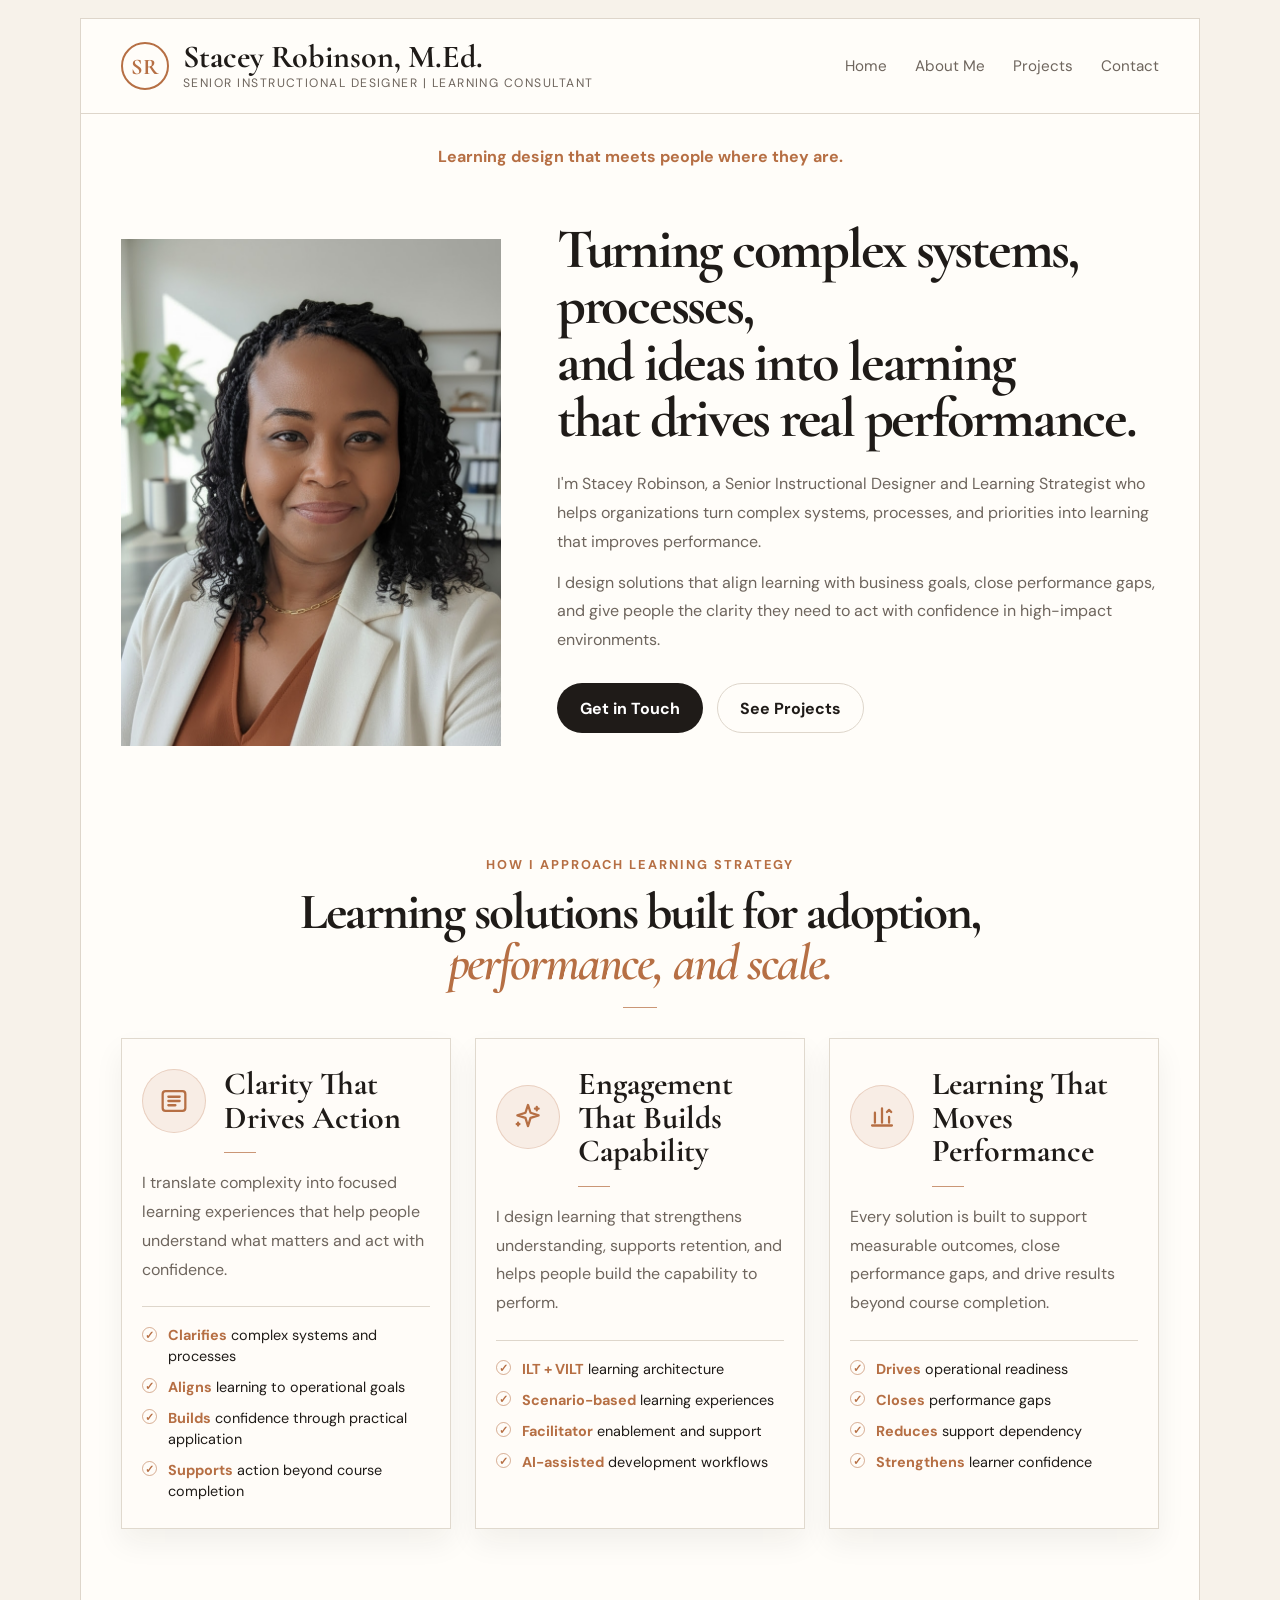
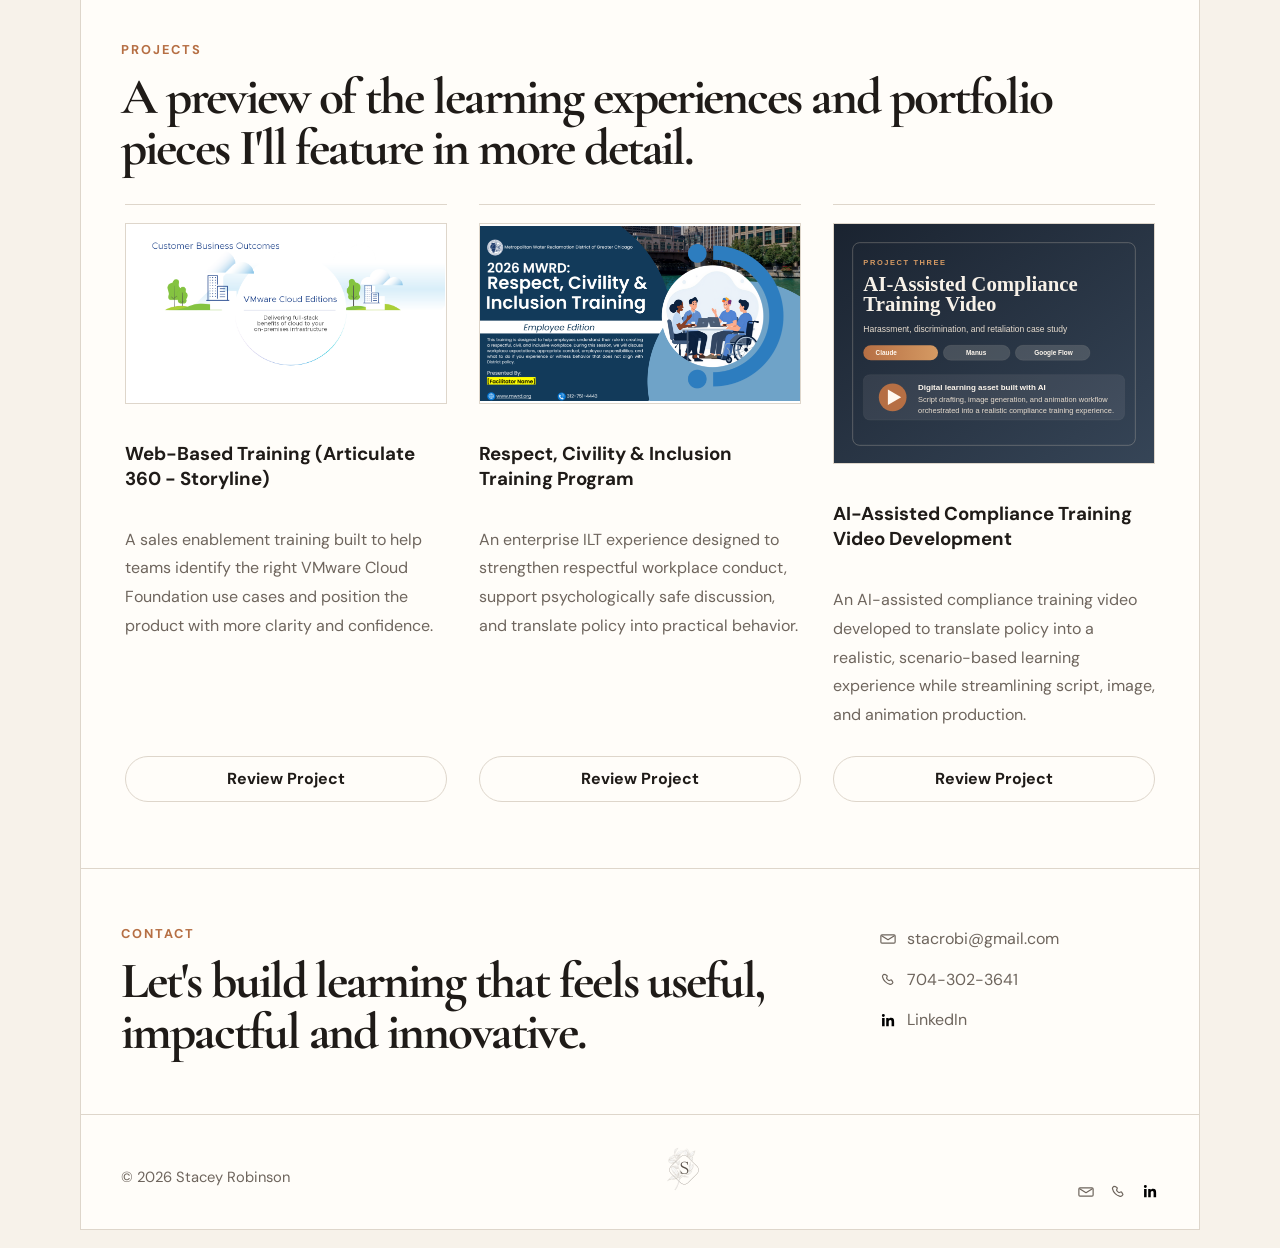
<file: index.html>
<!doctype html>
<html lang="en">
<head>
  <meta charset="utf-8">
  <meta name="viewport" content="width=device-width, initial-scale=1">
  <title>Stacey Robinson | Learning Designer</title>
  <meta
    name="description"
    content="Portfolio home page for Stacey Robinson, an Instructional Designer and learning consultant creating practical, engaging training experiences."
  >
  <link rel="preconnect" href="https://fonts.googleapis.com">
  <link rel="preconnect" href="https://fonts.gstatic.com" crossorigin>
  <link
    href="https://fonts.googleapis.com/css2?family=DM+Sans:wght@400;500;700&family=Cormorant+Garamond:wght@500;600;700&display=swap"
    rel="stylesheet"
  >
  <link rel="stylesheet" href="styles.css">
</head>
<body>
  <div class="page-shell">
    <header class="site-header">
      <a class="brand" href="#top" aria-label="Stacey Robinson home">
        <span class="brand-mark">SR</span>
        <span class="brand-copy">
          <span class="brand-name">Stacey Robinson, M.Ed.</span>
          <span class="brand-role">Senior Instructional Designer | Learning Consultant</span>
        </span>
      </a>

      <button class="menu-toggle" type="button" aria-expanded="false" aria-controls="site-nav">
        Menu
      </button>

      <nav class="site-nav" id="site-nav" aria-label="Primary">
        <a href="index.html">Home</a>
        <a href="about.html">About Me</a>
        <a href="projects.html">Projects</a>
        <a href="contact.html">Contact</a>
      </nav>
    </header>

    <main id="top">
      <p class="hero-kicker">Learning design that meets people where they are.</p>

      <section class="hero" id="about">
        <div class="hero-media">
          <img src="stacey-portrait.jpg" alt="Portrait of Stacey Robinson">
        </div>

        <div class="hero-copy">
          <h1>Turning complex systems, processes,<br>and ideas into learning<br>that drives real performance.</h1>
          <p class="hero-intro">
            I'm Stacey Robinson, a Senior Instructional Designer and Learning Strategist who helps
            organizations turn complex systems, processes, and priorities into learning that improves
            performance.
          </p>
          <p class="hero-support">
            I design solutions that align learning with business goals, close performance gaps, and
            give people the clarity they need to act with confidence in high-impact environments.
          </p>

          <div class="hero-actions">
            <a class="button button-primary" href="contact.html">Get in Touch</a>
            <a class="button button-secondary" href="projects.html">See Projects</a>
          </div>
        </div>
      </section>

      <section class="focus">
        <div class="section-heading">
          <p class="eyebrow">How I Approach Learning Strategy</p>
          <h2>Learning solutions built for adoption,<br><em>performance, and scale.</em></h2>
        </div>

        <div class="focus-list">
          <article>
            <div class="focus-card-heading">
              <span class="focus-icon" aria-hidden="true">
                <svg viewBox="0 0 24 24" focusable="false">
                  <rect x="4" y="5" width="16" height="14" rx="2" fill="none" stroke="currentColor" stroke-width="1.6"/>
                  <path d="M8 9h8M8 12h8M8 15h5" fill="none" stroke="currentColor" stroke-width="1.6" stroke-linecap="round"/>
                </svg>
              </span>
              <h3>Clarity That Drives Action</h3>
            </div>
            <p>
              I translate complexity into focused learning experiences that help people understand what matters and act with confidence.
            </p>
            <ul class="focus-proof-list">
              <li><strong>Clarifies</strong> complex systems and processes</li>
              <li><strong>Aligns</strong> learning to operational goals</li>
              <li><strong>Builds</strong> confidence through practical application</li>
              <li><strong>Supports</strong> action beyond course completion</li>
            </ul>
          </article>

          <article>
            <div class="focus-card-heading">
              <span class="focus-icon" aria-hidden="true">
                <svg viewBox="0 0 24 24" focusable="false">
                  <path d="M12 3.5 13.8 9l5.7 1.8-5.7 1.8-1.8 5.9-1.8-5.9-5.7-1.8L10.2 9 12 3.5Z" fill="none" stroke="currentColor" stroke-width="1.6" stroke-linejoin="round"/>
                  <path d="M18.2 4.8v2.6M19.5 6.1h-2.6M5 15.9v2.1M6 17H4" fill="none" stroke="currentColor" stroke-width="1.6" stroke-linecap="round"/>
                </svg>
              </span>
              <h3>Engagement That Builds Capability</h3>
            </div>
            <p>
              I design learning that strengthens understanding, supports retention, and helps people build the capability to perform.
            </p>
            <ul class="focus-proof-list">
              <li><strong>ILT + VILT</strong> learning architecture</li>
              <li><strong>Scenario-based</strong> learning experiences</li>
              <li><strong>Facilitator</strong> enablement and support</li>
              <li><strong>AI-assisted</strong> development workflows</li>
            </ul>
          </article>

          <article>
            <div class="focus-card-heading">
              <span class="focus-icon" aria-hidden="true">
                <svg viewBox="0 0 24 24" focusable="false">
                  <path d="M5 18h14M7 16V9M12 16V6M17 16v-4" fill="none" stroke="currentColor" stroke-width="1.6" stroke-linecap="round"/>
                  <path d="m15.5 8.5 1.5-1.5 1.5 1.5" fill="none" stroke="currentColor" stroke-width="1.6" stroke-linecap="round" stroke-linejoin="round"/>
                </svg>
              </span>
              <h3>Learning That Moves Performance</h3>
            </div>
            <p>
              Every solution is built to support measurable outcomes, close performance gaps, and drive results beyond course completion.
            </p>
            <ul class="focus-proof-list">
              <li><strong>Drives</strong> operational readiness</li>
              <li><strong>Closes</strong> performance gaps</li>
              <li><strong>Reduces</strong> support dependency</li>
              <li><strong>Strengthens</strong> learner confidence</li>
            </ul>
          </article>
        </div>
      </section>

      <section class="highlights" id="projects">
        <div class="section-heading">
          <p class="eyebrow">Projects</p>
          <h2>A preview of the learning experiences and portfolio pieces I'll feature in more detail.</h2>
        </div>

        <div class="project-carousel" data-project-carousel>
          <div class="project-carousel-track" data-project-track>
            <a class="highlight-item project-card-link project-carousel-card" href="projects.html#project-one">
              <img
                class="project-thumb-image project-thumb-image-contain project-thumb-image-wide"
                src="project-one-vmware.png"
                alt="VMware Cloud Editions customer business outcomes visual"
              >
              <h3>Web-Based Training (Articulate 360 - Storyline)</h3>
              <p>A sales enablement training built to help teams identify the right VMware Cloud Foundation use cases and position the product with more clarity and confidence.</p>
              <span class="project-link-button">Review Project</span>
            </a>
            <a class="highlight-item project-card-link project-carousel-card" href="projects.html#project-two">
              <img
                class="project-thumb-image project-thumb-image-contain project-thumb-image-wide"
                src="project-two-mwrd-respect-civility.png"
                alt="2026 MWRD Respect, Civility and Inclusion Training employee edition cover"
              >
              <h3>Respect, Civility &amp; Inclusion Training Program</h3>
              <p>An enterprise ILT experience designed to strengthen respectful workplace conduct, support psychologically safe discussion, and translate policy into practical behavior.</p>
              <span class="project-link-button">Review Project</span>
            </a>
            <a class="highlight-item project-card-link project-carousel-card" href="projects.html#project-three">
              <img
                class="project-thumb-image"
                src="project-three-mwrd-thumb.svg"
                alt="AI-assisted compliance training video thumbnail for MWRD"
              >
              <h3>AI-Assisted Compliance Training Video Development</h3>
              <p>An AI-assisted compliance training video developed to translate policy into a realistic, scenario-based learning experience while streamlining script, image, and animation production.</p>
              <span class="project-link-button">Review Project</span>
            </a>
          </div>

        </div>
      </section>

      <section class="contact-strip" id="contact">
        <div class="contact-copy">
          <p class="eyebrow">Contact</p>
          <h2>Let's build learning that feels useful, impactful and innovative.</h2>
        </div>

        <div class="contact-details">
          <a href="mailto:stacrobi@gmail.com">
            <span class="contact-icon" aria-hidden="true">
              <svg viewBox="0 0 24 24" focusable="false">
                <path d="M4 6.5h16a1.5 1.5 0 0 1 1.5 1.5v8A1.5 1.5 0 0 1 20 17.5H4A1.5 1.5 0 0 1 2.5 16V8A1.5 1.5 0 0 1 4 6.5Z" fill="none" stroke="currentColor" stroke-width="1.6"/>
                <path d="m4 8 8 5 8-5" fill="none" stroke="currentColor" stroke-width="1.6" stroke-linecap="round" stroke-linejoin="round"/>
              </svg>
            </span>
            <span>stacrobi@gmail.com</span>
          </a>
          <a href="tel:7043023641">
            <span class="contact-icon" aria-hidden="true">
              <svg viewBox="0 0 24 24" focusable="false">
                <path d="M6.8 4.8c.4-.4 1-.5 1.5-.2l2.1 1.3c.5.3.7.9.5 1.4l-.7 1.8a1 1 0 0 0 .2 1c.7.9 1.5 1.7 2.4 2.4a1 1 0 0 0 1 .2l1.8-.7c.5-.2 1.1 0 1.4.5l1.3 2.1c.3.5.2 1.1-.2 1.5l-1 1c-.6.6-1.5.9-2.4.7-2.3-.5-4.5-1.7-6.4-3.6s-3.1-4.1-3.6-6.4c-.2-.9.1-1.8.7-2.4l1-1Z" fill="none" stroke="currentColor" stroke-width="1.6" stroke-linecap="round" stroke-linejoin="round"/>
              </svg>
            </span>
            <span>704-302-3641</span>
          </a>
          <a href="https://www.linkedin.com/in/stacrobi/" target="_blank" rel="noreferrer">
            <span class="contact-icon" aria-hidden="true">
              <img class="linkedin-icon" src="linkedin-icon.svg" alt="">
            </span>
            <span>LinkedIn</span>
          </a>
        </div>
      </section>
    </main>

    <footer class="site-footer">
      <p>&copy; 2026 Stacey Robinson</p>
      <img class="footer-logo" src="stacey-botanical-logo.png" alt="Stacey Robinson botanical logo">
      <div class="footer-contact">
        <a href="mailto:stacrobi@gmail.com" aria-label="Email Stacey Robinson">
          <svg viewBox="0 0 24 24" focusable="false" aria-hidden="true">
            <path d="M4 6.5h16a1.5 1.5 0 0 1 1.5 1.5v8A1.5 1.5 0 0 1 20 17.5H4A1.5 1.5 0 0 1 2.5 16V8A1.5 1.5 0 0 1 4 6.5Z" fill="none" stroke="currentColor" stroke-width="1.6"/>
            <path d="m4 8 8 5 8-5" fill="none" stroke="currentColor" stroke-width="1.6" stroke-linecap="round" stroke-linejoin="round"/>
          </svg>
        </a>
        <a href="tel:7043023641" aria-label="Call Stacey Robinson">
          <svg viewBox="0 0 24 24" focusable="false" aria-hidden="true">
            <path d="M6.8 4.8c.4-.4 1-.5 1.5-.2l2.1 1.3c.5.3.7.9.5 1.4l-.7 1.8a1 1 0 0 0 .2 1c.7.9 1.5 1.7 2.4 2.4a1 1 0 0 0 1 .2l1.8-.7c.5-.2 1.1 0 1.4.5l1.3 2.1c.3.5.2 1.1-.2 1.5l-1 1c-.6.6-1.5.9-2.4.7-2.3-.5-4.5-1.7-6.4-3.6s-3.1-4.1-3.6-6.4c-.2-.9.1-1.8.7-2.4l1-1Z" fill="none" stroke="currentColor" stroke-width="1.6" stroke-linecap="round" stroke-linejoin="round"/>
          </svg>
        </a>
        <a href="https://www.linkedin.com/in/stacrobi/" target="_blank" rel="noreferrer" aria-label="Stacey Robinson on LinkedIn">
          <img class="linkedin-icon" src="linkedin-icon.svg" alt="">
        </a>
      </div>
    </footer>
  </div>

  <script src="script.js"></script>
</body>
</html>
</file>
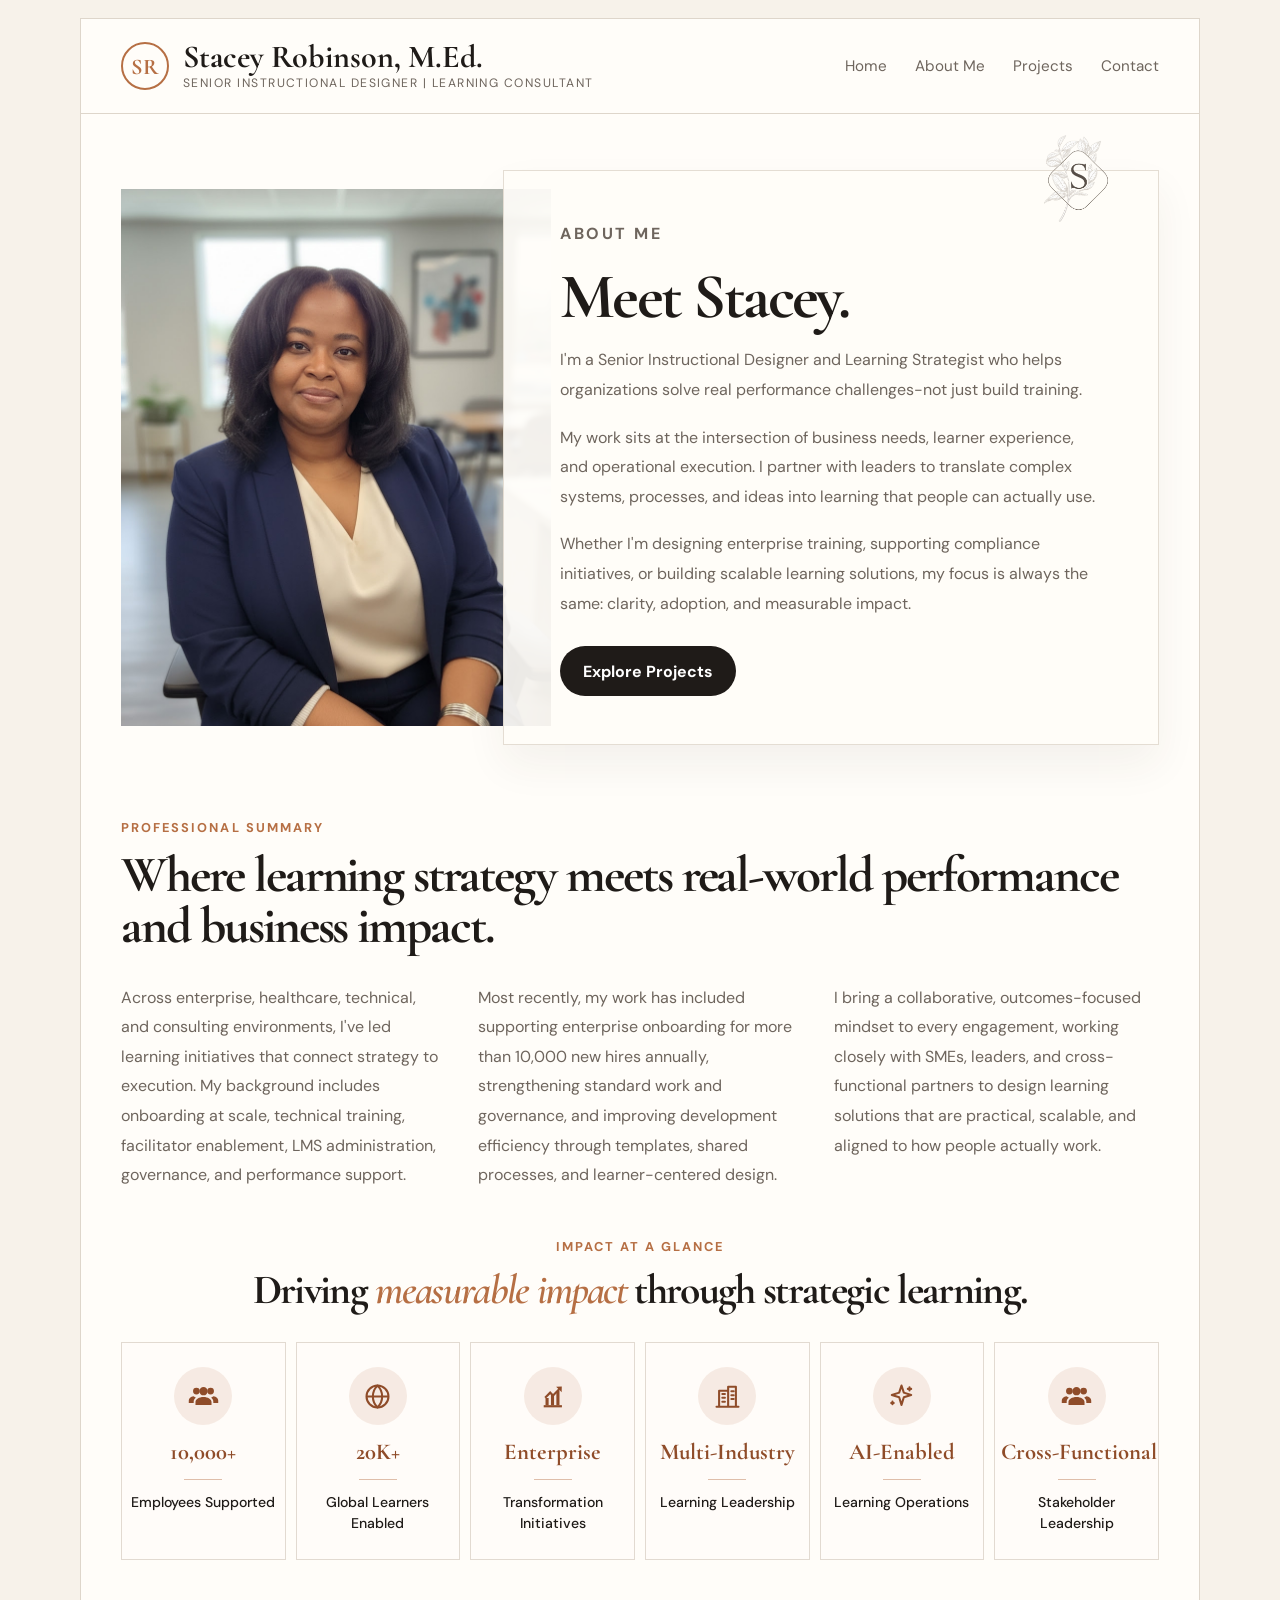
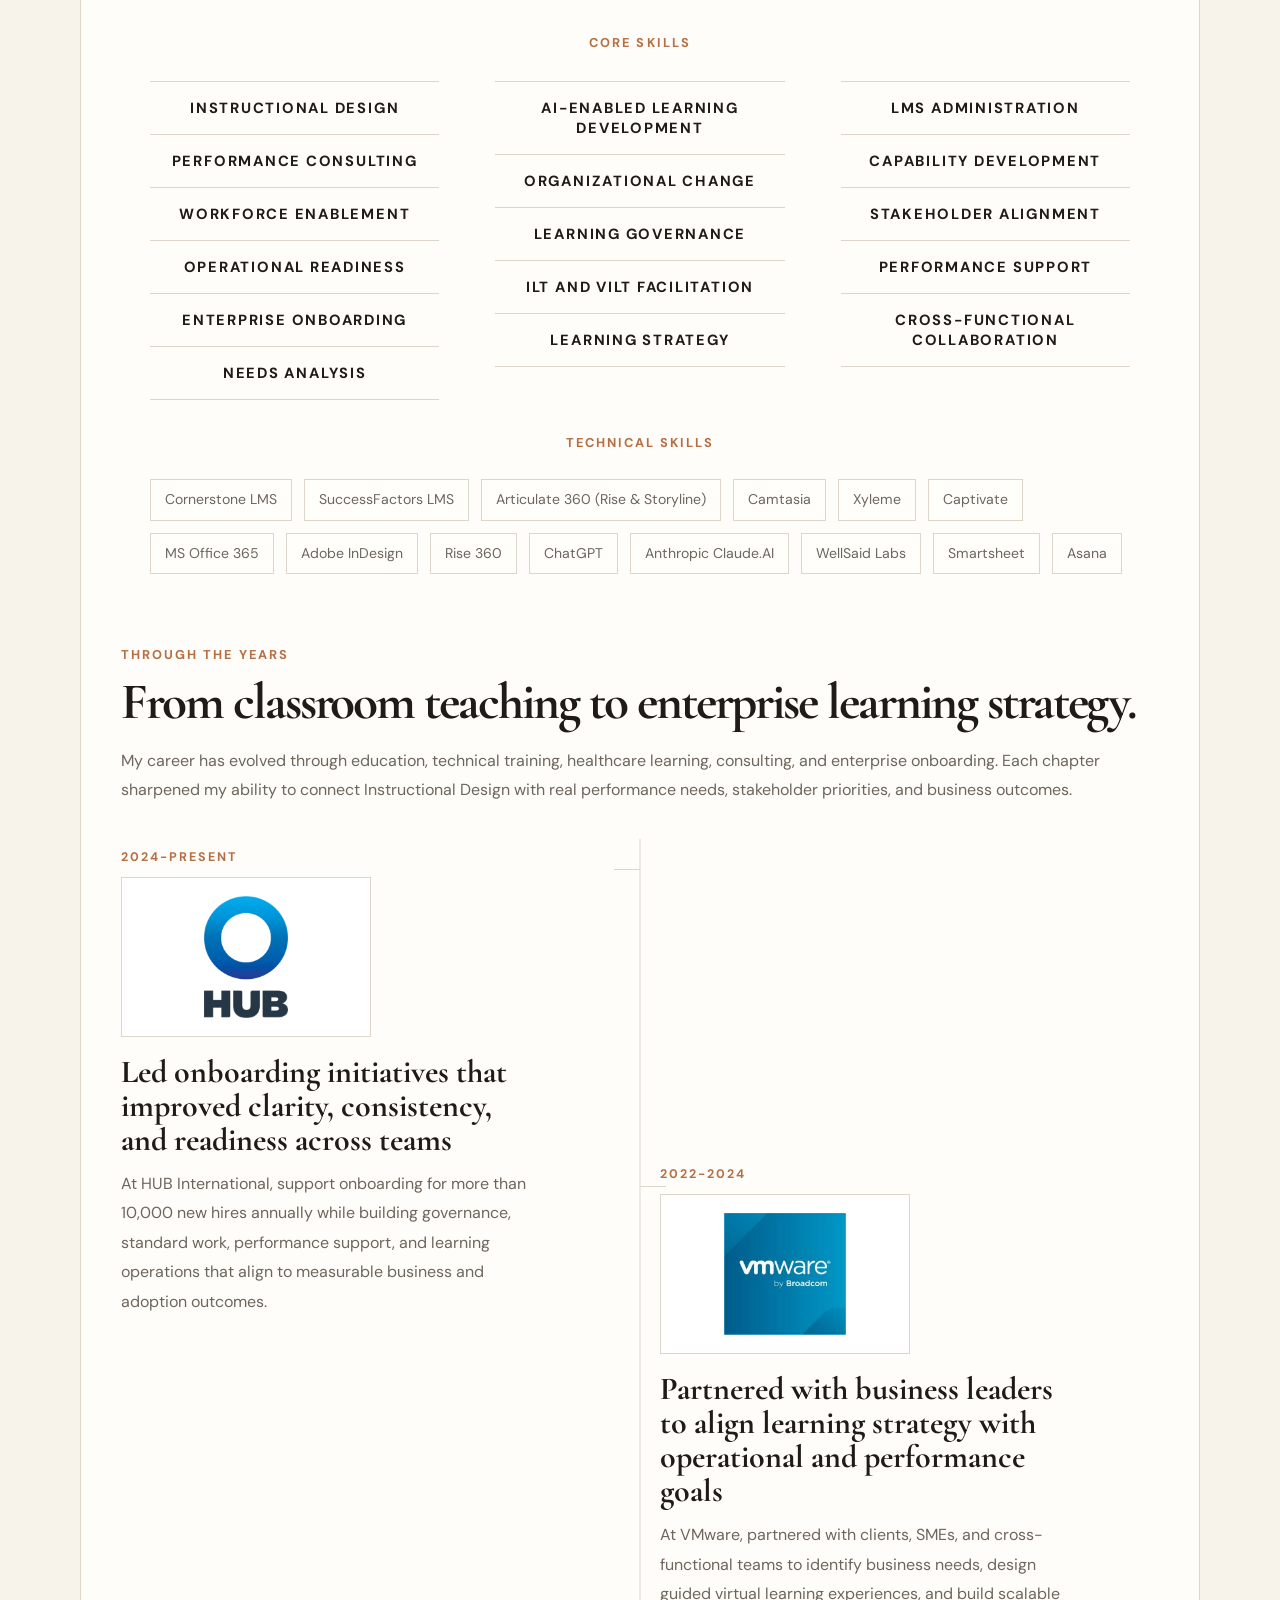
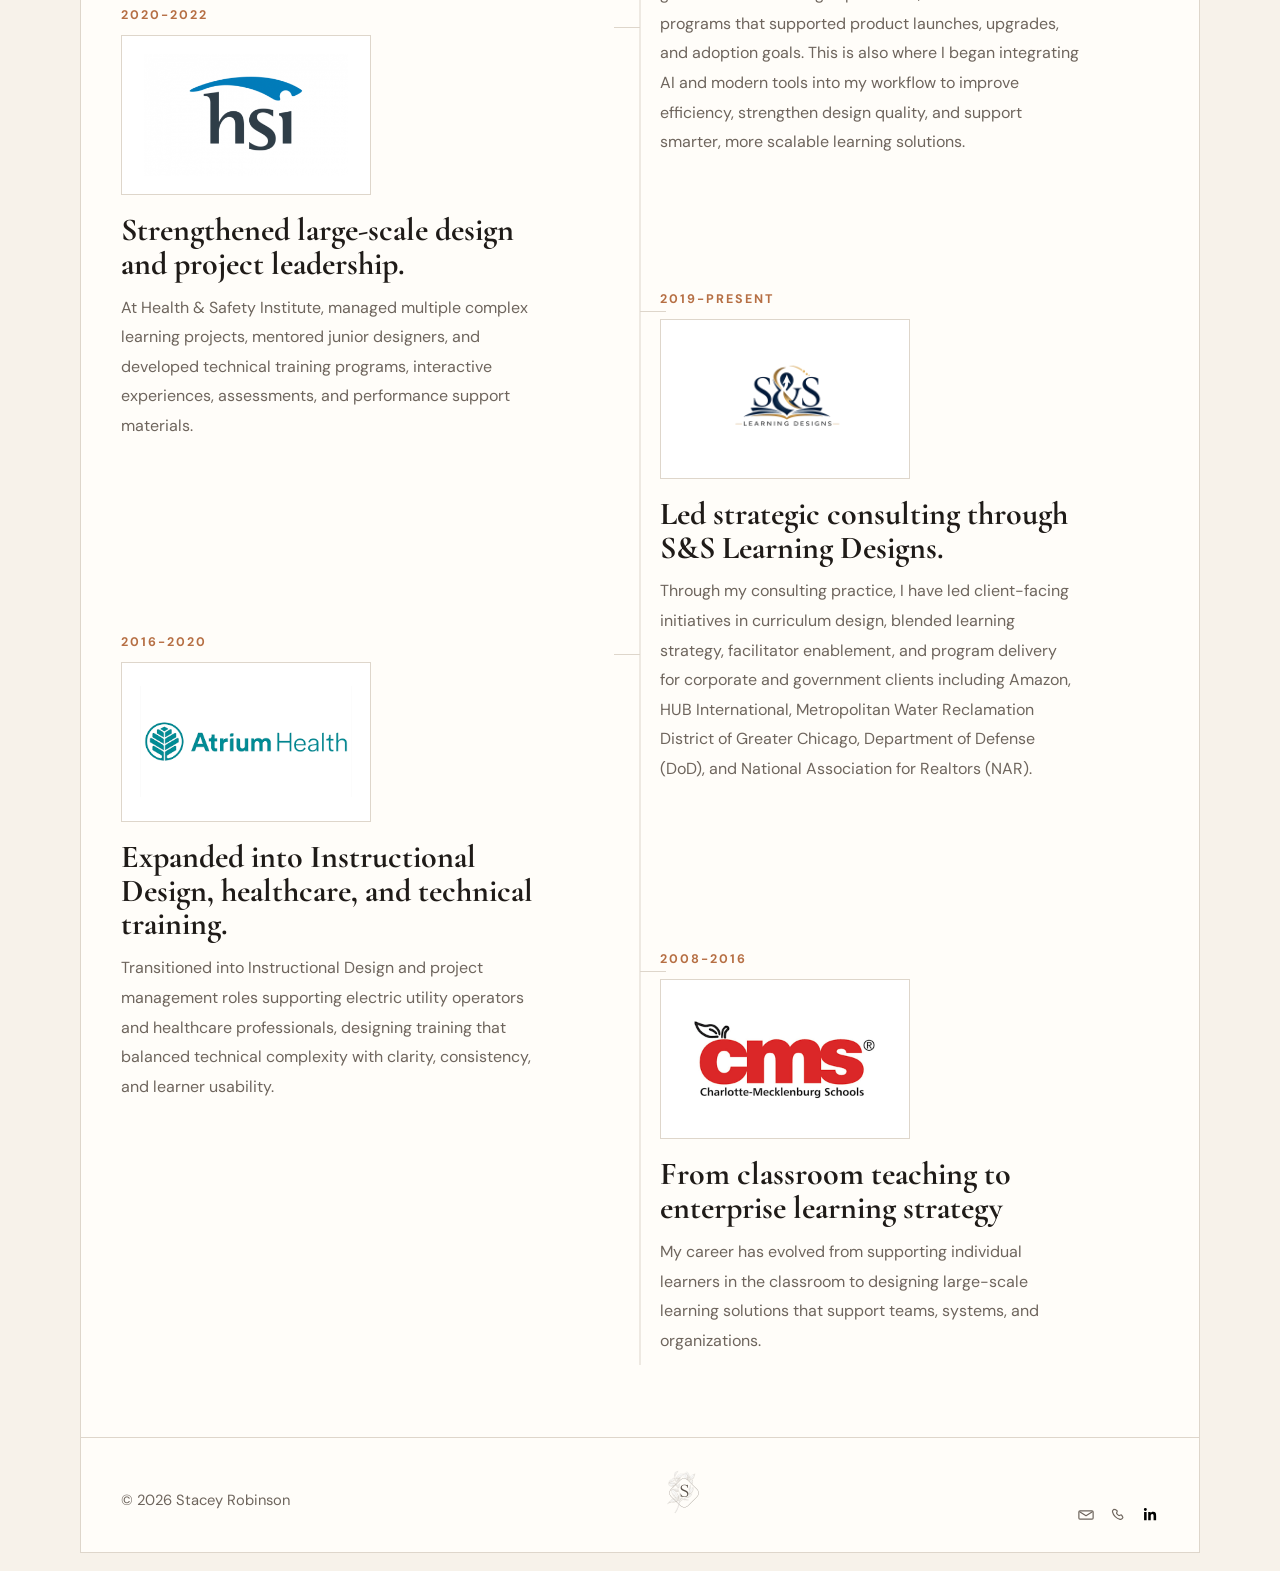
<file: about.html>
<!doctype html>
<html lang="en">
<head>
  <meta charset="utf-8">
  <meta name="viewport" content="width=device-width, initial-scale=1">
  <title>About Me | Stacey Robinson</title>
  <meta
    name="description"
    content="About Stacey Robinson, Senior Instructional Designer and Learning Strategist focused on enterprise learning, performance support, and strategic capability building."
  >
  <link rel="preconnect" href="https://fonts.googleapis.com">
  <link rel="preconnect" href="https://fonts.gstatic.com" crossorigin>
  <link
    href="https://fonts.googleapis.com/css2?family=DM+Sans:wght@400;500;700&family=Cormorant+Garamond:wght@500;600;700&display=swap"
    rel="stylesheet"
  >
  <link rel="stylesheet" href="styles.css">
</head>
<body>
  <div class="page-shell">
    <header class="site-header">
      <a class="brand" href="index.html" aria-label="Stacey Robinson home">
        <span class="brand-mark">SR</span>
        <span class="brand-copy">
          <span class="brand-name">Stacey Robinson, M.Ed.</span>
          <span class="brand-role">Senior Instructional Designer | Learning Consultant</span>
        </span>
      </a>

      <button class="menu-toggle" type="button" aria-expanded="false" aria-controls="site-nav">
        Menu
      </button>

      <nav class="site-nav" id="site-nav" aria-label="Primary">
        <a href="index.html">Home</a>
        <a href="about.html">About Me</a>
        <a href="projects.html">Projects</a>
        <a href="contact.html">Contact</a>
      </nav>
    </header>

    <main>
      <section class="about-page-hero">
        <div class="about-page-image">
          <img src="about-stacey.jpg" alt="Portrait of Stacey Robinson seated in a professional office">
        </div>

        <div class="about-page-card">
          <div class="about-page-logo-wrap" aria-hidden="true">
            <img class="about-page-logo" src="stacey-botanical-logo.png" alt="Decorative Stacey Robinson botanical logo">
          </div>
          <p class="eyebrow">About Me</p>
          <h1>Meet Stacey.</h1>
          <p>
            I'm a Senior Instructional Designer and Learning Strategist who helps organizations solve
            real performance challenges-not just build training.
          </p>
          <p>
            My work sits at the intersection of business needs, learner experience, and operational
            execution. I partner with leaders to translate complex systems, processes, and ideas into
            learning that people can actually use.
          </p>
          <p>
            Whether I'm designing enterprise training, supporting compliance initiatives, or building
            scalable learning solutions, my focus is always the same: clarity, adoption, and measurable impact.
          </p>
          <a class="button button-primary" href="projects.html">Explore Projects</a>
        </div>
      </section>

      <section class="about-story">
        <div class="section-heading">
          <p class="eyebrow">Professional Summary</p>
          <h2>Where learning strategy meets real-world performance and business impact.</h2>
        </div>

        <div class="about-story-grid">
          <p>
            Across enterprise, healthcare, technical, and consulting environments, I've led learning
            initiatives that connect strategy to execution. My background includes onboarding at scale,
            technical training, facilitator enablement, LMS administration, governance, and performance support.
          </p>
          <p>
            Most recently, my work has included supporting enterprise onboarding for more than 10,000
            new hires annually, strengthening standard work and governance, and improving development efficiency
            through templates, shared processes, and learner-centered design.
          </p>
          <p>
            I bring a collaborative, outcomes-focused mindset to every engagement, working closely with
            SMEs, leaders, and cross-functional partners to design learning solutions that are practical,
            scalable, and aligned to how people actually work.
          </p>
        </div>
      </section>

      <section class="about-impact" aria-labelledby="about-impact-title">
        <div class="section-heading section-heading-centered">
          <p class="eyebrow">Impact at a Glance</p>
          <h2 id="about-impact-title">Driving <em>measurable impact</em> through strategic learning.</h2>
        </div>

        <div class="about-impact-grid">
          <div class="about-impact-card">
            <span class="about-impact-icon" aria-hidden="true">
              <svg viewBox="0 0 24 24" focusable="false">
                <path d="M12 11.1a3.2 3.2 0 1 0 0-6.4 3.2 3.2 0 0 0 0 6.4Z" fill="currentColor"/>
                <path d="M6.5 10.4a2.6 2.6 0 1 0 0-5.2 2.6 2.6 0 0 0 0 5.2ZM17.5 10.4a2.6 2.6 0 1 0 0-5.2 2.6 2.6 0 0 0 0 5.2Z" fill="currentColor"/>
                <path d="M12 12.3c-3.4 0-6.2 1.7-6.2 3.8v2.4h12.4v-2.4c0-2.1-2.8-3.8-6.2-3.8ZM4.2 11.8C2.1 12.2.6 13.4.6 15v2h3.8v-.9c0-1.2.6-2.3 1.7-3.1-.5-.5-1.1-.9-1.9-1.2ZM19.8 11.8c-.8.3-1.4.7-1.9 1.2 1.1.8 1.7 1.9 1.7 3.1v.9h3.8v-2c0-1.6-1.5-2.8-3.6-3.2Z" fill="currentColor"/>
              </svg>
            </span>
            <strong>10,000+</strong>
            <span class="about-impact-rule" aria-hidden="true"></span>
            <p>Employees Supported</p>
          </div>
          <div class="about-impact-card">
            <span class="about-impact-icon" aria-hidden="true">
              <svg viewBox="0 0 24 24" focusable="false">
                <circle cx="12" cy="12" r="8.5" fill="none" stroke="currentColor" stroke-width="1.6"/>
                <path d="M3.5 12h17M12 3.5c2.3 2.3 3.6 5.2 3.6 8.5s-1.3 6.2-3.6 8.5C9.7 18.2 8.4 15.3 8.4 12S9.7 5.8 12 3.5Z" fill="none" stroke="currentColor" stroke-width="1.6" stroke-linejoin="round"/>
              </svg>
            </span>
            <strong>20K+</strong>
            <span class="about-impact-rule" aria-hidden="true"></span>
            <p>Global Learners Enabled</p>
          </div>
          <div class="about-impact-card">
            <span class="about-impact-icon" aria-hidden="true">
              <svg viewBox="0 0 24 24" focusable="false">
                <path d="M5.2 18.7h14.1v1.7H5.2z" fill="currentColor"/>
                <path d="M6.6 13.2h2.4v5.5H6.6zM10.8 10.5h2.4v8.2h-2.4zM15 7.7h2.4v11H15z" fill="currentColor"/>
                <path d="m14.8 4.4 4.4-.1-.1 4.4-1.5-1.5-5.2 5.2-2.2-2.2-3.3 3.3-1.2-1.2 4.5-4.5 2.2 2.2 4-4-1.6-1.6Z" fill="currentColor"/>
              </svg>
            </span>
            <strong>Enterprise</strong>
            <span class="about-impact-rule" aria-hidden="true"></span>
            <p>Transformation Initiatives</p>
          </div>
          <div class="about-impact-card">
            <span class="about-impact-icon" aria-hidden="true">
              <svg viewBox="0 0 24 24" focusable="false">
                <path d="M5.5 20V7.5h7V20M12.5 20V4.5h6V20M3.5 20h17" fill="none" stroke="currentColor" stroke-width="1.6" stroke-linecap="round" stroke-linejoin="round"/>
                <path d="M8 10h2M8 13h2M8 16h2M15 8h1.8M15 11h1.8M15 14h1.8" fill="none" stroke="currentColor" stroke-width="1.6" stroke-linecap="round"/>
              </svg>
            </span>
            <strong>Multi-Industry</strong>
            <span class="about-impact-rule" aria-hidden="true"></span>
            <p>Learning Leadership</p>
          </div>
          <div class="about-impact-card">
            <span class="about-impact-icon" aria-hidden="true">
              <svg viewBox="0 0 24 24" focusable="false">
                <path d="M12 3.5 13.8 9l5.7 1.8-5.7 1.8-1.8 5.9-1.8-5.9-5.7-1.8L10.2 9 12 3.5Z" fill="none" stroke="currentColor" stroke-width="1.6" stroke-linejoin="round"/>
                <path d="M18.2 4.8v2.6M19.5 6.1h-2.6M5 15.9V18M6 17H4" fill="none" stroke="currentColor" stroke-width="1.6" stroke-linecap="round"/>
              </svg>
            </span>
            <strong>AI-Enabled</strong>
            <span class="about-impact-rule" aria-hidden="true"></span>
            <p>Learning Operations</p>
          </div>
          <div class="about-impact-card">
            <span class="about-impact-icon" aria-hidden="true">
              <svg viewBox="0 0 24 24" focusable="false">
                <path d="M12 11.1a3.2 3.2 0 1 0 0-6.4 3.2 3.2 0 0 0 0 6.4Z" fill="currentColor"/>
                <path d="M6.5 10.4a2.6 2.6 0 1 0 0-5.2 2.6 2.6 0 0 0 0 5.2ZM17.5 10.4a2.6 2.6 0 1 0 0-5.2 2.6 2.6 0 0 0 0 5.2Z" fill="currentColor"/>
                <path d="M12 12.3c-3.4 0-6.2 1.7-6.2 3.8v2.4h12.4v-2.4c0-2.1-2.8-3.8-6.2-3.8ZM4.2 11.8C2.1 12.2.6 13.4.6 15v2h3.8v-.9c0-1.2.6-2.3 1.7-3.1-.5-.5-1.1-.9-1.9-1.2ZM19.8 11.8c-.8.3-1.4.7-1.9 1.2 1.1.8 1.7 1.9 1.7 3.1v.9h3.8v-2c0-1.6-1.5-2.8-3.6-3.2Z" fill="currentColor"/>
              </svg>
            </span>
            <strong>Cross-Functional</strong>
            <span class="about-impact-rule" aria-hidden="true"></span>
            <p>Stakeholder Leadership</p>
          </div>
        </div>
      </section>

      <section class="skills-expertise">
        <div class="section-heading section-heading-centered">
          <p class="eyebrow">Core Skills</p>
        </div>

        <div class="skills-grid">
          <div class="skills-column">
            <p>Instructional Design</p>
            <p>Performance Consulting</p>
            <p>Workforce Enablement</p>
            <p>Operational Readiness</p>
            <p>Enterprise Onboarding</p>
            <p>Needs Analysis</p>
          </div>
          <div class="skills-column">
            <p>AI-Enabled Learning Development</p>
            <p>Organizational Change</p>
            <p>Learning Governance</p>
            <p>ILT and VILT Facilitation</p>
            <p>Learning Strategy</p>
          </div>
          <div class="skills-column">
            <p>LMS Administration</p>
            <p>Capability Development</p>
            <p>Stakeholder Alignment</p>
            <p>Performance Support</p>
            <p>Cross-Functional Collaboration</p>
          </div>
        </div>

        <div class="section-heading section-heading-centered technical-skills-heading">
          <p class="eyebrow">Technical Skills</p>
        </div>

        <div class="technical-tools">
          <p>Cornerstone LMS</p>
          <p>SuccessFactors LMS</p>
          <p>Articulate 360 (Rise &amp; Storyline)</p>
          <p>Camtasia</p>
          <p>Xyleme</p>
          <p>Captivate</p>
          <p>MS Office 365</p>
          <p>Adobe InDesign</p>
          <p>Rise 360</p>
          <p>ChatGPT</p>
          <p>Anthropic Claude.AI</p>
          <p>WellSaid Labs</p>
          <p>Smartsheet</p>
          <p>Asana</p>
        </div>
      </section>

      <section class="career-timeline">
        <div class="career-timeline-intro">
          <p class="eyebrow">Through The Years</p>
          <h2>From classroom teaching to enterprise learning strategy.</h2>
          <p>
            My career has evolved through education, technical training, healthcare learning, consulting,
            and enterprise onboarding. Each chapter sharpened my ability to connect Instructional Design
            with real performance needs, stakeholder priorities, and business outcomes.
          </p>
        </div>

        <div class="timeline">
          <article class="timeline-item timeline-item-left">
            <div class="timeline-content">
              <p class="timeline-year">2024-Present</p>
              <img
                class="timeline-image timeline-image-logo"
                src="hub-logo.png"
                alt="HUB logo"
              >
              <h3>Led onboarding initiatives that improved clarity, consistency, and readiness across teams</h3>
              <p>
                At HUB International, support onboarding for more than 10,000 new hires annually while
                building governance, standard work, performance support, and learning operations that align
                to measurable business and adoption outcomes.
              </p>
            </div>
          </article>

          <article class="timeline-item timeline-item-right">
            <div class="timeline-content">
              <p class="timeline-year">2022-2024</p>
              <img
                class="timeline-image timeline-image-logo"
                src="vmware-logo.jfif"
                alt="VMware logo"
              >
              <h3>Partnered with business leaders to align learning strategy with operational and performance goals</h3>
              <p>
                At VMware, partnered with clients, SMEs, and cross-functional teams to identify business
                needs, design guided virtual learning experiences, and build scalable programs that supported
                product launches, upgrades, and adoption goals. This is also where I began integrating AI
                and modern tools into my workflow to improve efficiency, strengthen design quality, and
                support smarter, more scalable learning solutions.
              </p>
            </div>
          </article>

          <article class="timeline-item timeline-item-left">
            <div class="timeline-content">
              <p class="timeline-year">2020-2022</p>
              <img
                class="timeline-image timeline-image-logo"
                src="hsi-logo.png"
                alt="HSI logo"
              >
              <h3>Strengthened large-scale design and project leadership.</h3>
              <p>
                At Health &amp; Safety Institute, managed multiple complex learning projects, mentored
                junior designers, and developed technical training programs, interactive experiences,
                assessments, and performance support materials.
              </p>
            </div>
          </article>

          <article class="timeline-item timeline-item-right">
            <div class="timeline-content">
              <p class="timeline-year">2019-Present</p>
              <img
                class="timeline-image timeline-image-logo"
                src="ss-learning-designs.png"
                alt="S and S Learning Designs logo"
              >
              <h3>Led strategic consulting through S&amp;S Learning Designs.</h3>
              <p>
                Through my consulting practice, I have led client-facing initiatives in curriculum design,
                blended learning strategy, facilitator enablement, and program delivery for corporate and
                government clients including Amazon, HUB International, Metropolitan Water Reclamation
                District of Greater Chicago, Department of Defense (DoD), and National Association for
                Realtors (NAR).
              </p>
            </div>
          </article>

          <article class="timeline-item timeline-item-left">
            <div class="timeline-content">
              <p class="timeline-year">2016-2020</p>
              <img
                class="timeline-image timeline-image-logo"
                src="atrium-health.png"
                alt="Atrium Health logo"
              >
              <h3>Expanded into Instructional Design, healthcare, and technical training.</h3>
              <p>
                Transitioned into Instructional Design and project management roles supporting electric
                utility operators and healthcare professionals, designing training that balanced technical
                complexity with clarity, consistency, and learner usability.
              </p>
            </div>
          </article>

          <article class="timeline-item timeline-item-right">
            <div class="timeline-content">
              <p class="timeline-year">2008-2016</p>
              <img
                class="timeline-image timeline-image-logo"
                src="cms-logo.png"
                alt="Charlotte-Mecklenburg Schools logo"
              >
              <h3>From classroom teaching to enterprise learning strategy</h3>
              <p>
                My career has evolved from supporting individual learners in the classroom to designing
                large-scale learning solutions that support teams, systems, and organizations.
              </p>
            </div>
          </article>
        </div>
      </section>
    </main>

    <footer class="site-footer">
      <p>&copy; 2026 Stacey Robinson</p>
      <img class="footer-logo" src="stacey-botanical-logo.png" alt="Stacey Robinson botanical logo">
      <div class="footer-contact">
        <a href="mailto:stacrobi@gmail.com" aria-label="Email Stacey Robinson">
          <svg viewBox="0 0 24 24" focusable="false" aria-hidden="true">
            <path d="M4 6.5h16a1.5 1.5 0 0 1 1.5 1.5v8A1.5 1.5 0 0 1 20 17.5H4A1.5 1.5 0 0 1 2.5 16V8A1.5 1.5 0 0 1 4 6.5Z" fill="none" stroke="currentColor" stroke-width="1.6"/>
            <path d="m4 8 8 5 8-5" fill="none" stroke="currentColor" stroke-width="1.6" stroke-linecap="round" stroke-linejoin="round"/>
          </svg>
        </a>
        <a href="tel:7043023641" aria-label="Call Stacey Robinson">
          <svg viewBox="0 0 24 24" focusable="false" aria-hidden="true">
            <path d="M6.8 4.8c.4-.4 1-.5 1.5-.2l2.1 1.3c.5.3.7.9.5 1.4l-.7 1.8a1 1 0 0 0 .2 1c.7.9 1.5 1.7 2.4 2.4a1 1 0 0 0 1 .2l1.8-.7c.5-.2 1.1 0 1.4.5l1.3 2.1c.3.5.2 1.1-.2 1.5l-1 1c-.6.6-1.5.9-2.4.7-2.3-.5-4.5-1.7-6.4-3.6s-3.1-4.1-3.6-6.4c-.2-.9.1-1.8.7-2.4l1-1Z" fill="none" stroke="currentColor" stroke-width="1.6" stroke-linecap="round" stroke-linejoin="round"/>
          </svg>
        </a>
        <a href="https://www.linkedin.com/in/stacrobi/" target="_blank" rel="noreferrer" aria-label="Stacey Robinson on LinkedIn">
          <img class="linkedin-icon" src="linkedin-icon.svg" alt="">
        </a>
      </div>
    </footer>
  </div>

  <script src="script.js"></script>
</body>
</html>
</file>
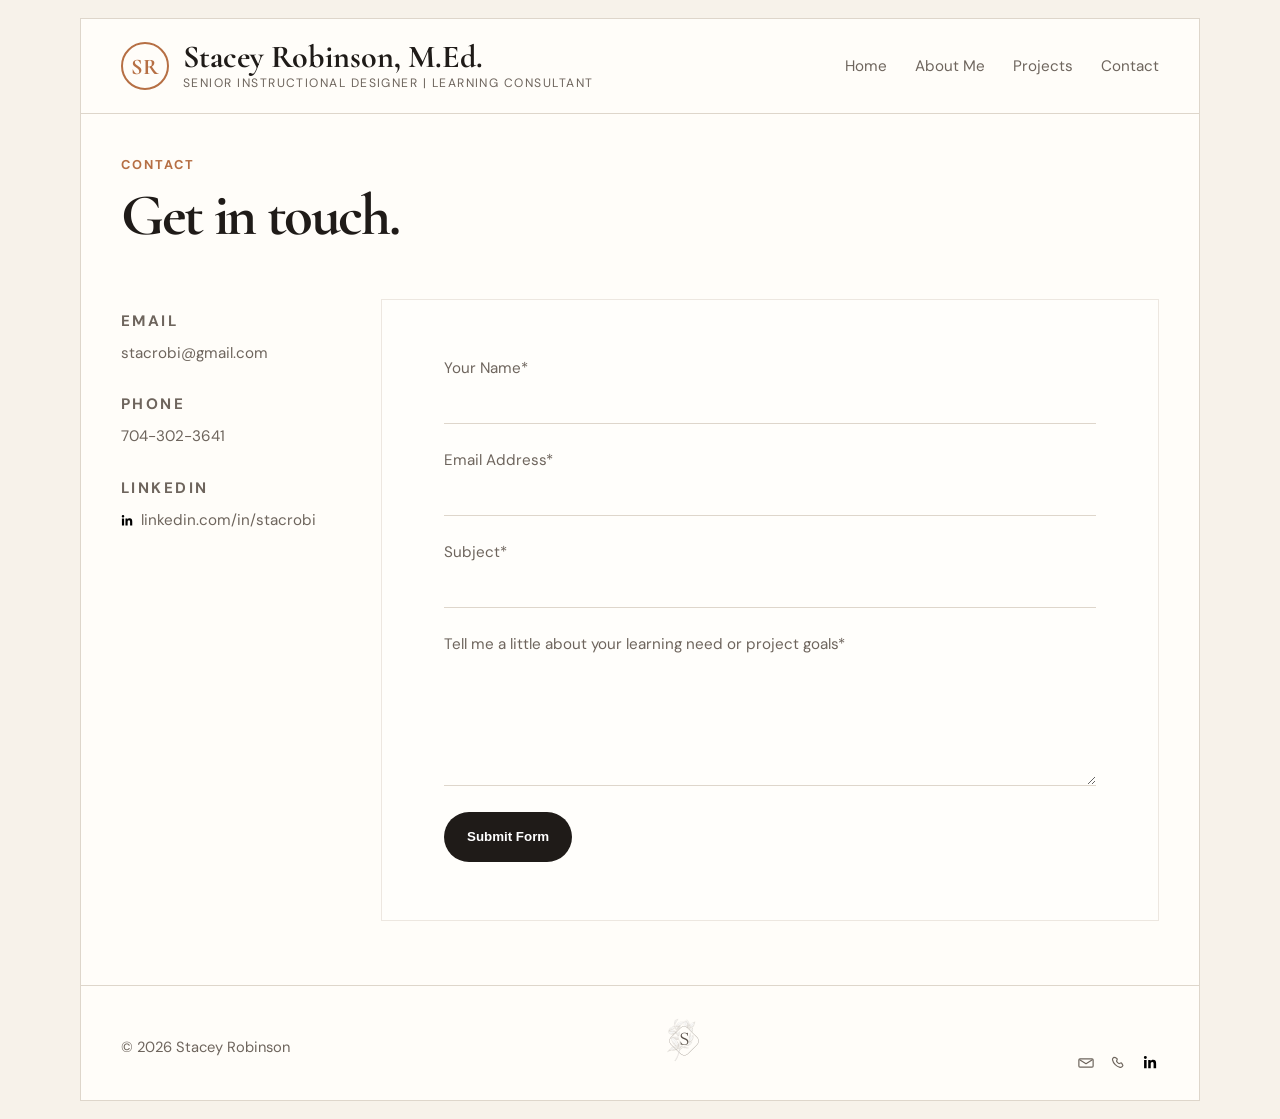
<file: contact.html>
<!doctype html>
<html lang="en">
<head>
  <meta charset="utf-8">
  <meta name="viewport" content="width=device-width, initial-scale=1">
  <title>Contact | Stacey Robinson</title>
  <meta
    name="description"
    content="Contact Stacey Robinson, Senior Instructional Designer and Learning Strategist, for consulting, enterprise learning, and performance-focused training solutions."
  >
  <link rel="preconnect" href="https://fonts.googleapis.com">
  <link rel="preconnect" href="https://fonts.gstatic.com" crossorigin>
  <link
    href="https://fonts.googleapis.com/css2?family=DM+Sans:wght@400;500;700&family=Cormorant+Garamond:wght@500;600;700&display=swap"
    rel="stylesheet"
  >
  <link rel="stylesheet" href="styles.css">
</head>
<body>
  <div class="page-shell">
    <header class="site-header">
      <a class="brand" href="index.html" aria-label="Stacey Robinson home">
        <span class="brand-mark">SR</span>
        <span class="brand-copy">
          <span class="brand-name">Stacey Robinson, M.Ed.</span>
          <span class="brand-role">Senior Instructional Designer | Learning Consultant</span>
        </span>
      </a>

      <button class="menu-toggle" type="button" aria-expanded="false" aria-controls="site-nav">
        Menu
      </button>

      <nav class="site-nav" id="site-nav" aria-label="Primary">
        <a href="index.html">Home</a>
        <a href="about.html">About Me</a>
        <a href="projects.html">Projects</a>
        <a href="contact.html">Contact</a>
      </nav>
    </header>

    <main>
      <section class="contact-page-hero">
        <div class="section-heading">
          <p class="eyebrow">Contact</p>
          <h1>Get in touch.</h1>
        </div>
      </section>

      <section class="contact-page-grid">
        <div class="contact-page-sidebar">
          <div class="contact-sidebar-block">
            <p class="contact-sidebar-label">Email</p>
            <a href="mailto:stacrobi@gmail.com">stacrobi@gmail.com</a>
          </div>

          <div class="contact-sidebar-block">
            <p class="contact-sidebar-label">Phone</p>
            <a href="tel:7043023641">704-302-3641</a>
          </div>

          <div class="contact-sidebar-block">
            <p class="contact-sidebar-label">LinkedIn</p>
            <a class="contact-sidebar-link-icon" href="https://www.linkedin.com/in/stacrobi/" target="_blank" rel="noreferrer">
              <img class="linkedin-icon" src="linkedin-icon.svg" alt="">
              <span>linkedin.com/in/stacrobi</span>
            </a>
          </div>
        </div>

        <form class="contact-form-panel" action="https://formsubmit.co/stacrobi@gmail.com" method="POST" data-contact-form>
          <input type="hidden" name="_subject" value="New portfolio inquiry from Stacey Robinson website">
          <input type="hidden" name="_template" value="table">
          <input type="hidden" name="_next" value="">
          <input type="text" name="_honey" tabindex="-1" autocomplete="off" style="display:none">
          <label class="contact-form-field">
            <span>Your Name*</span>
            <input type="text" name="name" autocomplete="name" required>
          </label>

          <label class="contact-form-field">
            <span>Email Address*</span>
            <input type="email" name="email" autocomplete="email" required>
          </label>

          <label class="contact-form-field">
            <span>Subject*</span>
            <input type="text" name="subject" required>
          </label>

          <label class="contact-form-field contact-form-field-large">
            <span>Tell me a little about your learning need or project goals*</span>
            <textarea name="message" rows="5" required></textarea>
          </label>

          <div class="contact-form-actions">
            <button class="button button-primary" type="submit">Submit Form</button>
          </div>
        </form>

        <div class="contact-form-success" data-contact-success hidden>
          <p>Thanks for reaching out. Your message has been submitted successfully.</p>
        </div>
      </section>
    </main>

    <footer class="site-footer">
      <p>&copy; 2026 Stacey Robinson</p>
      <img class="footer-logo" src="stacey-botanical-logo.png" alt="Stacey Robinson botanical logo">
      <div class="footer-contact">
        <a href="mailto:stacrobi@gmail.com" aria-label="Email Stacey Robinson">
          <svg viewBox="0 0 24 24" focusable="false" aria-hidden="true">
            <path d="M4 6.5h16a1.5 1.5 0 0 1 1.5 1.5v8A1.5 1.5 0 0 1 20 17.5H4A1.5 1.5 0 0 1 2.5 16V8A1.5 1.5 0 0 1 4 6.5Z" fill="none" stroke="currentColor" stroke-width="1.6"/>
            <path d="m4 8 8 5 8-5" fill="none" stroke="currentColor" stroke-width="1.6" stroke-linecap="round" stroke-linejoin="round"/>
          </svg>
        </a>
        <a href="tel:7043023641" aria-label="Call Stacey Robinson">
          <svg viewBox="0 0 24 24" focusable="false" aria-hidden="true">
            <path d="M6.8 4.8c.4-.4 1-.5 1.5-.2l2.1 1.3c.5.3.7.9.5 1.4l-.7 1.8a1 1 0 0 0 .2 1c.7.9 1.5 1.7 2.4 2.4a1 1 0 0 0 1 .2l1.8-.7c.5-.2 1.1 0 1.4.5l1.3 2.1c.3.5.2 1.1-.2 1.5l-1 1c-.6.6-1.5.9-2.4.7-2.3-.5-4.5-1.7-6.4-3.6s-3.1-4.1-3.6-6.4c-.2-.9.1-1.8.7-2.4l1-1Z" fill="none" stroke="currentColor" stroke-width="1.6" stroke-linecap="round" stroke-linejoin="round"/>
          </svg>
        </a>
        <a href="https://www.linkedin.com/in/stacrobi/" target="_blank" rel="noreferrer" aria-label="Stacey Robinson on LinkedIn">
          <img class="linkedin-icon" src="linkedin-icon.svg" alt="">
        </a>
      </div>
    </footer>
  </div>

  <script src="script.js"></script>
</body>
</html>
</file>
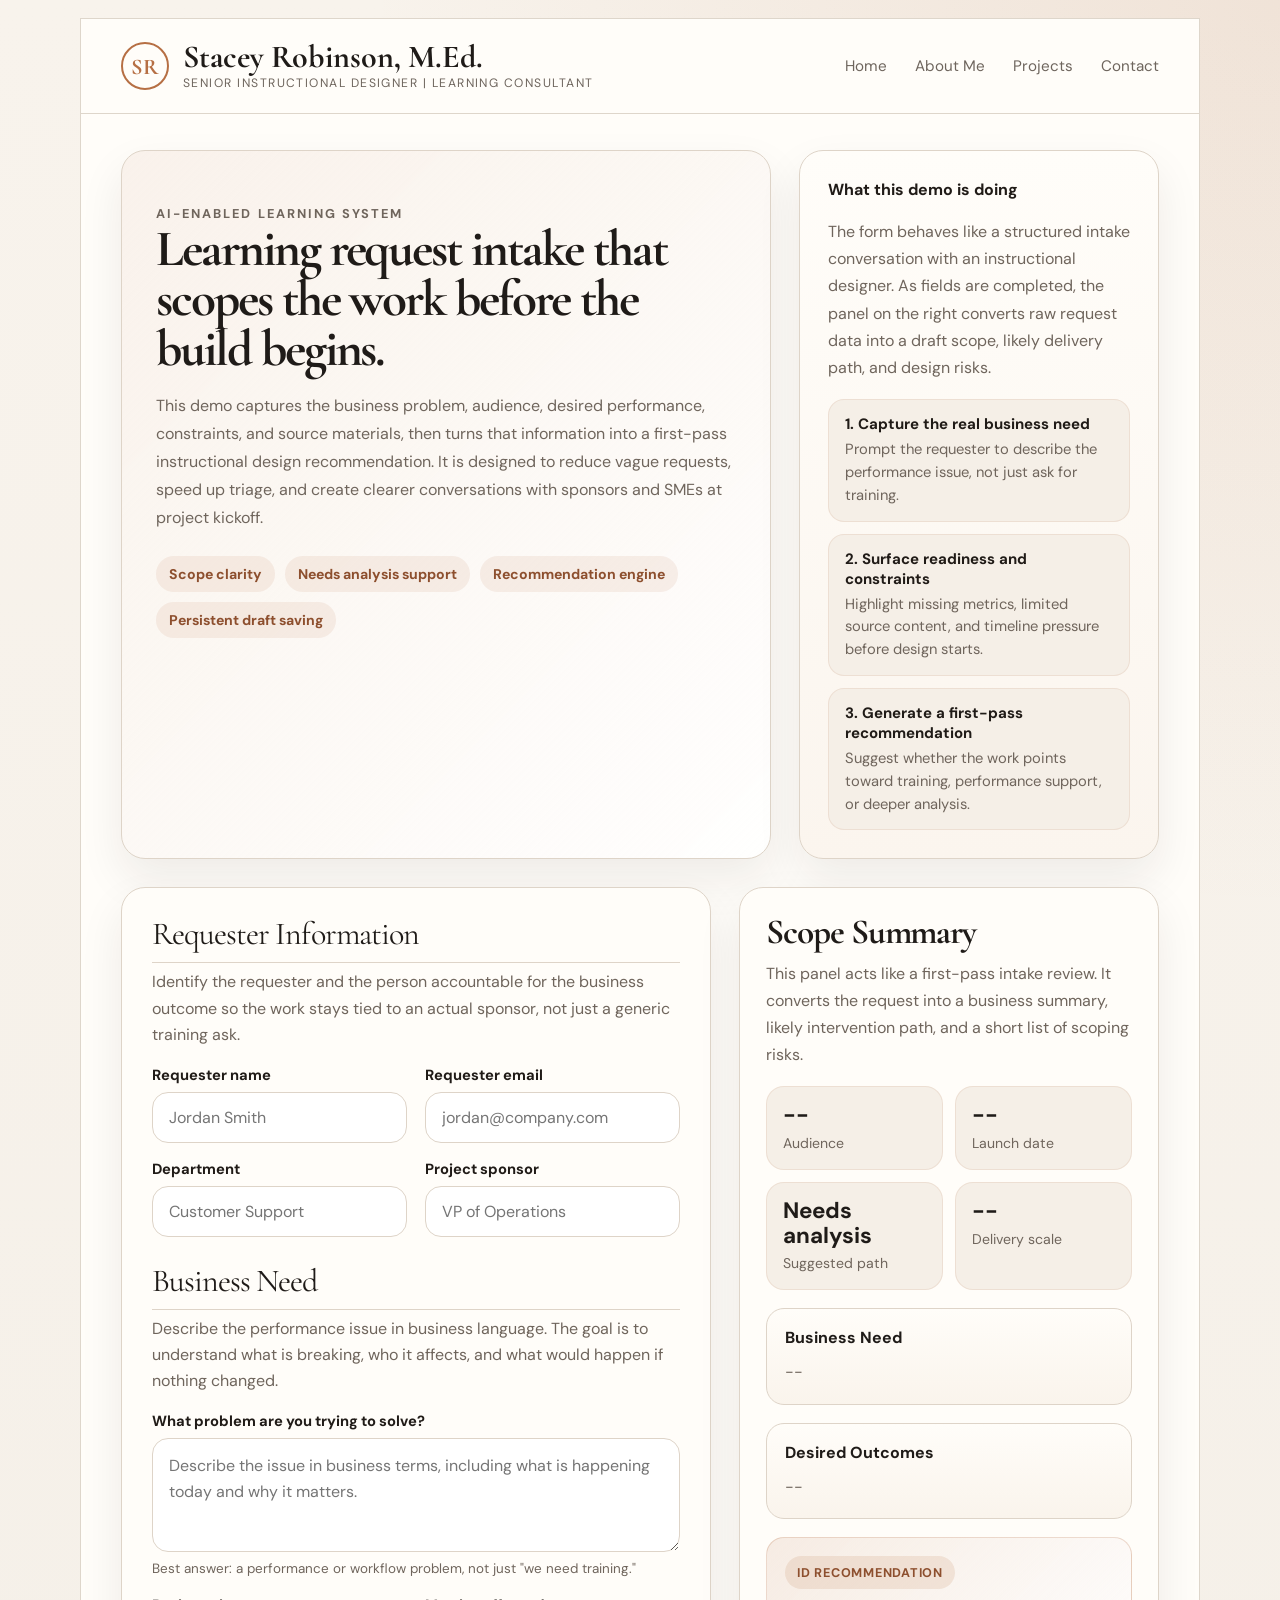
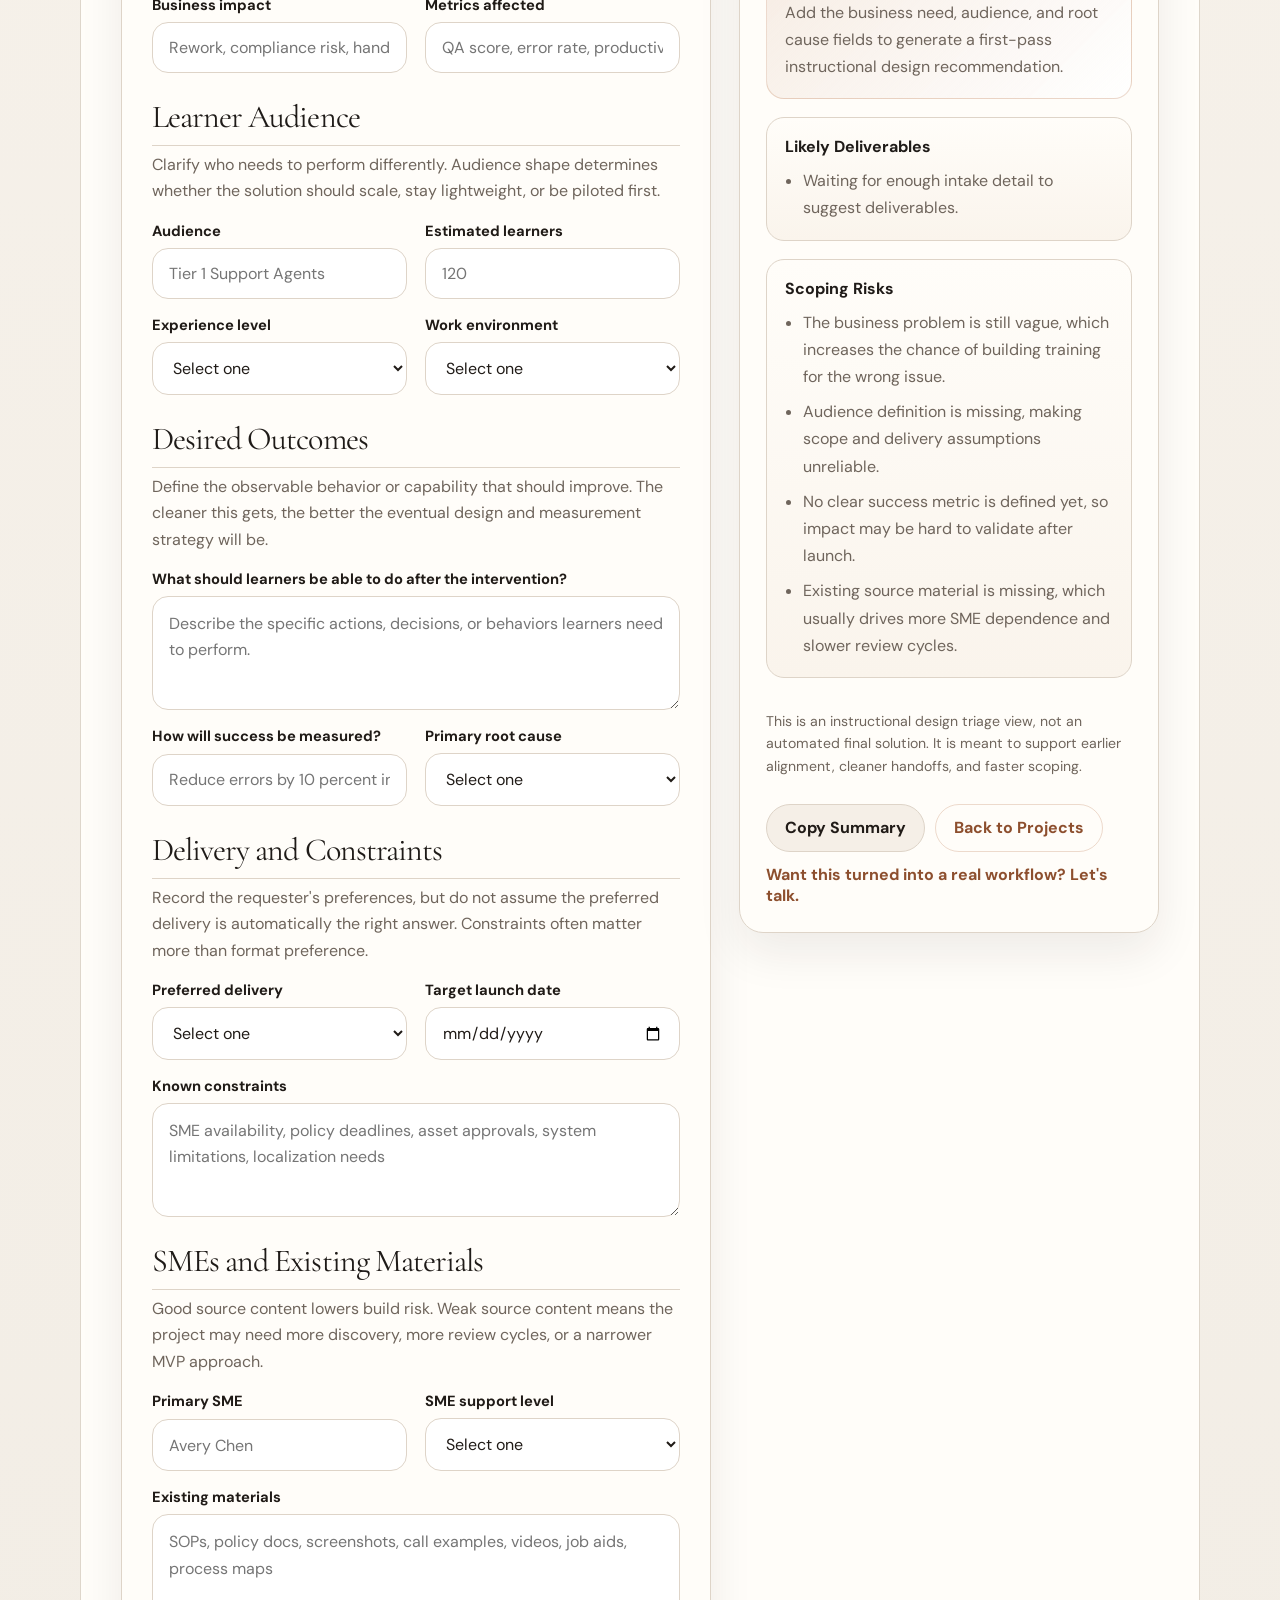
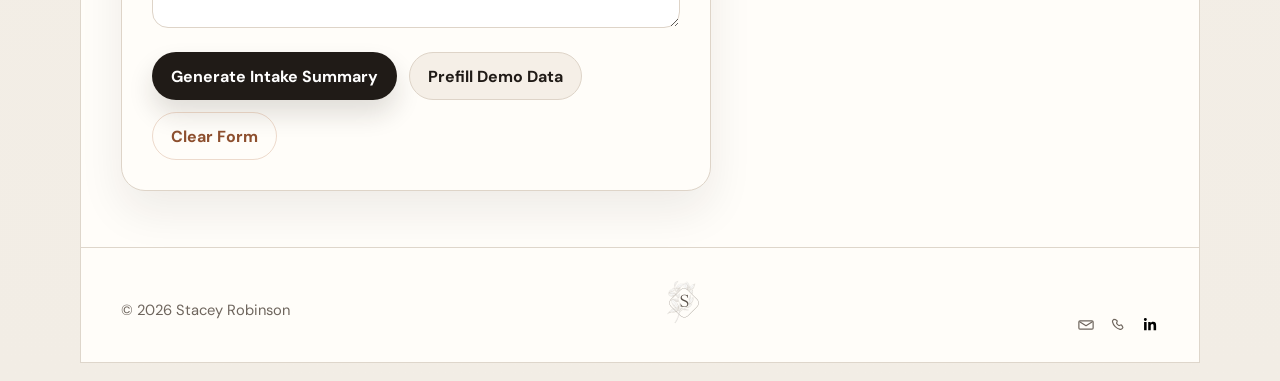
<file: intake-demo.html>
<!doctype html>
<html lang="en">
<head>
  <meta charset="utf-8">
  <meta name="viewport" content="width=device-width, initial-scale=1">
  <title>Learning Request Intake Demo | Stacey Robinson</title>
  <meta
    name="description"
    content="Interactive AI-enabled learning intake demo that captures project needs, summarizes scope, and recommends a first-pass learning approach."
  >
  <link rel="preconnect" href="https://fonts.googleapis.com">
  <link rel="preconnect" href="https://fonts.gstatic.com" crossorigin>
  <link
    href="https://fonts.googleapis.com/css2?family=DM+Sans:wght@400;500;700&family=Cormorant+Garamond:wght@500;600;700&display=swap"
    rel="stylesheet"
  >
  <link rel="stylesheet" href="styles.css">
  <style>
    :root {
      --intake-bg: linear-gradient(180deg, #f8f3ec 0%, #f2ede5 100%);
      --intake-panel: #fffdf9;
      --intake-panel-soft: #f5efe7;
      --intake-ink: #201b17;
      --intake-muted: #6f655c;
      --intake-line: #ded4c8;
      --intake-accent: #b66f44;
      --intake-accent-dark: #8d4f2e;
      --intake-success: #2f6f53;
      --intake-shadow: 0 20px 45px rgba(32, 27, 23, 0.08);
      --intake-radius: 24px;
    }

    body {
      background: radial-gradient(circle at top right, rgba(182, 111, 68, 0.12), transparent 24%), var(--intake-bg);
    }

    .intake-shell {
      display: grid;
      gap: 28px;
      padding: 36px 40px 56px;
    }

    .intake-hero {
      display: grid;
      grid-template-columns: minmax(0, 1.2fr) minmax(260px, 360px);
      gap: 28px;
      align-items: stretch;
    }

    .intake-hero-card,
    .intake-status-card,
    .intake-form-panel,
    .intake-summary-panel {
      background: var(--intake-panel);
      border: 1px solid var(--intake-line);
      border-radius: var(--intake-radius);
      box-shadow: var(--intake-shadow);
    }

    .intake-hero-card {
      padding: 34px;
      background:
        linear-gradient(135deg, rgba(182, 111, 68, 0.08), rgba(255, 255, 255, 0.8)),
        var(--intake-panel);
    }

    .intake-kicker {
      margin: 0 0 14px;
      color: var(--intake-accent);
      font-size: 0.8rem;
      font-weight: 700;
      letter-spacing: 0.16em;
      text-transform: uppercase;
    }

    .intake-hero-card h1 {
      margin: 0;
      font-family: "Cormorant Garamond", serif;
      font-size: clamp(2.5rem, 4vw, 4.4rem);
      line-height: 0.97;
      letter-spacing: -0.04em;
    }

    .intake-hero-card p {
      max-width: 58ch;
      margin: 18px 0 0;
      line-height: 1.75;
      color: var(--intake-muted);
    }

    .intake-chips {
      display: flex;
      flex-wrap: wrap;
      gap: 10px;
      margin-top: 24px;
    }

    .intake-chip {
      padding: 9px 13px;
      border-radius: 999px;
      background: rgba(182, 111, 68, 0.1);
      color: var(--intake-accent-dark);
      font-size: 0.88rem;
      font-weight: 700;
    }

    .intake-status-card {
      padding: 28px;
      display: grid;
      gap: 18px;
      align-content: start;
      background: linear-gradient(180deg, #fffdf9 0%, #fbf5ee 100%);
    }

    .status-title {
      margin: 0;
      font-size: 1rem;
      color: var(--intake-ink);
      font-weight: 700;
    }

    .status-copy {
      margin: 0;
      color: var(--intake-muted);
      line-height: 1.7;
    }

    .status-list {
      display: grid;
      gap: 12px;
      margin: 0;
      padding: 0;
      list-style: none;
    }

    .status-list li {
      padding: 14px 16px;
      border-radius: 16px;
      background: var(--intake-panel-soft);
      border: 1px solid rgba(182, 111, 68, 0.12);
    }

    .status-list strong {
      display: block;
      margin-bottom: 4px;
      color: var(--intake-ink);
      font-size: 0.94rem;
    }

    .status-list span {
      color: var(--intake-muted);
      font-size: 0.92rem;
      line-height: 1.55;
    }

    .intake-layout {
      display: grid;
      grid-template-columns: minmax(0, 1.5fr) minmax(320px, 420px);
      gap: 28px;
      align-items: start;
    }

    .intake-form-panel {
      padding: 30px;
    }

    .intake-summary-panel {
      position: sticky;
      top: 20px;
      padding: 26px;
      display: grid;
      gap: 18px;
    }

    .intake-section {
      padding: 0;
      margin: 0 0 28px;
      border: 0;
    }

    .intake-section:last-of-type {
      margin-bottom: 24px;
    }

    .intake-section legend {
      width: 100%;
      padding: 0 0 12px;
      margin-bottom: 6px;
      border-bottom: 1px solid var(--intake-line);
      font-family: "Cormorant Garamond", serif;
      font-size: 2rem;
      line-height: 1;
      letter-spacing: -0.03em;
    }

    .section-note {
      margin: 0 0 16px;
      color: var(--intake-muted);
      line-height: 1.65;
    }

    .input-grid {
      display: grid;
      grid-template-columns: repeat(2, minmax(0, 1fr));
      gap: 16px 18px;
    }

    .input-block {
      display: grid;
      gap: 7px;
    }

    .input-block.full {
      grid-column: 1 / -1;
    }

    label {
      color: var(--intake-ink);
      font-size: 0.92rem;
      font-weight: 700;
    }

    input,
    select,
    textarea {
      width: 100%;
      border: 1px solid var(--intake-line);
      border-radius: 16px;
      background: #fff;
      color: var(--intake-ink);
      font: inherit;
      padding: 14px 16px;
      transition: border-color 0.18s ease, box-shadow 0.18s ease, transform 0.18s ease;
    }

    textarea {
      min-height: 114px;
      resize: vertical;
      line-height: 1.65;
    }

    input:focus,
    select:focus,
    textarea:focus {
      outline: none;
      border-color: var(--intake-accent);
      box-shadow: 0 0 0 4px rgba(182, 111, 68, 0.14);
      transform: translateY(-1px);
    }

    .field-hint {
      color: var(--intake-muted);
      font-size: 0.84rem;
      line-height: 1.5;
    }

    .button-row {
      display: flex;
      flex-wrap: wrap;
      gap: 12px;
      align-items: center;
    }

    .button,
    .button-ghost,
    .button-secondary,
    .button-accent {
      display: inline-flex;
      align-items: center;
      justify-content: center;
      min-height: 48px;
      padding: 0 18px;
      border-radius: 999px;
      border: 1px solid transparent;
      font: inherit;
      font-weight: 700;
      text-decoration: none;
      transition: transform 0.18s ease, box-shadow 0.18s ease, background 0.18s ease, color 0.18s ease;
      cursor: pointer;
    }

    .button:hover,
    .button-ghost:hover,
    .button-secondary:hover,
    .button-accent:hover {
      transform: translateY(-1px);
    }

    .button-accent {
      background: var(--intake-ink);
      color: #fff;
      box-shadow: 0 14px 26px rgba(32, 27, 23, 0.14);
    }

    .button-secondary {
      background: var(--intake-panel-soft);
      color: var(--intake-ink);
      border-color: var(--intake-line);
    }

    .button-ghost {
      background: transparent;
      color: var(--intake-accent-dark);
      border-color: rgba(182, 111, 68, 0.25);
    }

    .toast {
      display: none;
      margin-top: 16px;
      padding: 14px 16px;
      border-radius: 16px;
      background: rgba(47, 111, 83, 0.08);
      border: 1px solid rgba(47, 111, 83, 0.2);
      color: var(--intake-success);
      font-weight: 500;
      line-height: 1.55;
    }

    .summary-heading h2 {
      margin: 0;
      font-family: "Cormorant Garamond", serif;
      font-size: 2.2rem;
      line-height: 1;
      letter-spacing: -0.03em;
    }

    .summary-heading p {
      margin: 10px 0 0;
      color: var(--intake-muted);
      line-height: 1.7;
    }

    .summary-kpis {
      display: grid;
      grid-template-columns: repeat(2, minmax(0, 1fr));
      gap: 12px;
    }

    .summary-kpi {
      padding: 16px;
      border-radius: 18px;
      background: var(--intake-panel-soft);
      border: 1px solid rgba(182, 111, 68, 0.12);
    }

    .summary-kpi strong {
      display: block;
      margin-bottom: 4px;
      font-size: 1.4rem;
      line-height: 1.1;
    }

    .summary-kpi span {
      color: var(--intake-muted);
      font-size: 0.88rem;
    }

    .summary-card {
      padding: 18px;
      border-radius: 18px;
      border: 1px solid var(--intake-line);
      background: linear-gradient(180deg, #fffdf9 0%, #faf4ec 100%);
    }

    .summary-card h3 {
      margin: 0 0 10px;
      font-size: 1rem;
    }

    .summary-card p,
    .summary-card ul {
      margin: 0;
      color: var(--intake-muted);
      line-height: 1.7;
    }

    .summary-card ul {
      padding-left: 18px;
    }

    .summary-card li + li {
      margin-top: 8px;
    }

    .summary-card.recommendation {
      background:
        linear-gradient(135deg, rgba(182, 111, 68, 0.12), rgba(255, 255, 255, 0.9)),
        var(--intake-panel);
      border-color: rgba(182, 111, 68, 0.25);
    }

    .recommendation-tag {
      display: inline-flex;
      align-items: center;
      padding: 8px 12px;
      margin-bottom: 10px;
      border-radius: 999px;
      background: rgba(182, 111, 68, 0.14);
      color: var(--intake-accent-dark);
      font-size: 0.79rem;
      font-weight: 700;
      letter-spacing: 0.06em;
      text-transform: uppercase;
    }

    .summary-footer {
      display: grid;
      gap: 12px;
    }

    .summary-note {
      color: var(--intake-muted);
      font-size: 0.88rem;
      line-height: 1.6;
    }

    .summary-actions {
      display: flex;
      flex-wrap: wrap;
      gap: 10px;
    }

    .footer-link {
      color: var(--intake-accent-dark);
      font-weight: 700;
    }

    @media (max-width: 980px) {
      .intake-hero,
      .intake-layout {
        grid-template-columns: 1fr;
      }

      .intake-summary-panel {
        position: static;
      }
    }

    @media (max-width: 720px) {
      .intake-shell {
        padding: 22px 18px 34px;
      }

      .intake-hero-card,
      .intake-status-card,
      .intake-form-panel,
      .intake-summary-panel {
        border-radius: 20px;
        padding: 22px;
      }

      .input-grid,
      .summary-kpis {
        grid-template-columns: 1fr;
      }

      .site-header,
      .site-footer {
        padding-left: 18px;
        padding-right: 18px;
      }
    }
  </style>
</head>
<body>
  <div class="page-shell">
    <header class="site-header">
      <a class="brand" href="index.html" aria-label="Stacey Robinson home">
        <span class="brand-mark">SR</span>
        <span class="brand-copy">
          <span class="brand-name">Stacey Robinson, M.Ed.</span>
          <span class="brand-role">Senior Instructional Designer | Learning Consultant</span>
        </span>
      </a>

      <button class="menu-toggle" type="button" aria-expanded="false" aria-controls="site-nav">
        Menu
      </button>

      <nav class="site-nav" id="site-nav" aria-label="Primary">
        <a href="index.html">Home</a>
        <a href="about.html">About Me</a>
        <a href="projects.html">Projects</a>
        <a href="contact.html">Contact</a>
      </nav>
    </header>

    <main class="intake-shell">
      <section class="intake-hero">
        <article class="intake-hero-card">
          <p class="intake-kicker">AI-Enabled Learning System</p>
          <h1>Learning request intake that scopes the work before the build begins.</h1>
          <p>
            This demo captures the business problem, audience, desired performance, constraints, and source materials,
            then turns that information into a first-pass instructional design recommendation. It is designed to reduce
            vague requests, speed up triage, and create clearer conversations with sponsors and SMEs at project kickoff.
          </p>
          <div class="intake-chips" aria-label="Key features">
            <span class="intake-chip">Scope clarity</span>
            <span class="intake-chip">Needs analysis support</span>
            <span class="intake-chip">Recommendation engine</span>
            <span class="intake-chip">Persistent draft saving</span>
          </div>
        </article>

        <aside class="intake-status-card" aria-label="How the demo works">
          <h2 class="status-title">What this demo is doing</h2>
          <p class="status-copy">
            The form behaves like a structured intake conversation with an instructional designer. As fields are completed,
            the panel on the right converts raw request data into a draft scope, likely delivery path, and design risks.
          </p>
          <ul class="status-list">
            <li>
              <strong>1. Capture the real business need</strong>
              <span>Prompt the requester to describe the performance issue, not just ask for training.</span>
            </li>
            <li>
              <strong>2. Surface readiness and constraints</strong>
              <span>Highlight missing metrics, limited source content, and timeline pressure before design starts.</span>
            </li>
            <li>
              <strong>3. Generate a first-pass recommendation</strong>
              <span>Suggest whether the work points toward training, performance support, or deeper analysis.</span>
            </li>
          </ul>
        </aside>
      </section>

      <section class="intake-layout">
        <section class="intake-form-panel" aria-label="Learning request intake form">
          <form id="intakeForm" novalidate>
            <fieldset class="intake-section">
              <legend>Requester Information</legend>
              <p class="section-note">
                Identify the requester and the person accountable for the business outcome so the work stays tied to an
                actual sponsor, not just a generic training ask.
              </p>
              <div class="input-grid">
                <div class="input-block">
                  <label for="requesterName">Requester name</label>
                  <input id="requesterName" name="requesterName" autocomplete="name" placeholder="Jordan Smith">
                </div>
                <div class="input-block">
                  <label for="requesterEmail">Requester email</label>
                  <input id="requesterEmail" name="requesterEmail" type="email" autocomplete="email" placeholder="jordan@company.com">
                </div>
                <div class="input-block">
                  <label for="department">Department</label>
                  <input id="department" name="department" placeholder="Customer Support">
                </div>
                <div class="input-block">
                  <label for="sponsor">Project sponsor</label>
                  <input id="sponsor" name="sponsor" placeholder="VP of Operations">
                </div>
              </div>
            </fieldset>

            <fieldset class="intake-section">
              <legend>Business Need</legend>
              <p class="section-note">
                Describe the performance issue in business language. The goal is to understand what is breaking, who it
                affects, and what would happen if nothing changed.
              </p>
              <div class="input-grid">
                <div class="input-block full">
                  <label for="problem">What problem are you trying to solve?</label>
                  <textarea id="problem" name="problem" placeholder="Describe the issue in business terms, including what is happening today and why it matters."></textarea>
                  <span class="field-hint">Best answer: a performance or workflow problem, not just "we need training."</span>
                </div>
                <div class="input-block">
                  <label for="impact">Business impact</label>
                  <input id="impact" name="impact" placeholder="Rework, compliance risk, handle time, quality concerns">
                </div>
                <div class="input-block">
                  <label for="metric">Metrics affected</label>
                  <input id="metric" name="metric" placeholder="QA score, error rate, productivity, CSAT">
                </div>
              </div>
            </fieldset>

            <fieldset class="intake-section">
              <legend>Learner Audience</legend>
              <p class="section-note">
                Clarify who needs to perform differently. Audience shape determines whether the solution should scale,
                stay lightweight, or be piloted first.
              </p>
              <div class="input-grid">
                <div class="input-block">
                  <label for="audience">Audience</label>
                  <input id="audience" name="audience" placeholder="Tier 1 Support Agents">
                </div>
                <div class="input-block">
                  <label for="learners">Estimated learners</label>
                  <input id="learners" name="learners" type="number" min="0" step="1" placeholder="120">
                </div>
                <div class="input-block">
                  <label for="experience">Experience level</label>
                  <select id="experience" name="experience">
                    <option value="">Select one</option>
                    <option>New Hire</option>
                    <option>Mixed Experience</option>
                    <option>Experienced</option>
                    <option>Manager</option>
                  </select>
                </div>
                <div class="input-block">
                  <label for="environment">Work environment</label>
                  <select id="environment" name="environment">
                    <option value="">Select one</option>
                    <option>Remote</option>
                    <option>Hybrid</option>
                    <option>Onsite</option>
                    <option>Field / Frontline</option>
                  </select>
                </div>
              </div>
            </fieldset>

            <fieldset class="intake-section">
              <legend>Desired Outcomes</legend>
              <p class="section-note">
                Define the observable behavior or capability that should improve. The cleaner this gets, the better the
                eventual design and measurement strategy will be.
              </p>
              <div class="input-grid">
                <div class="input-block full">
                  <label for="outcomes">What should learners be able to do after the intervention?</label>
                  <textarea id="outcomes" name="outcomes" placeholder="Describe the specific actions, decisions, or behaviors learners need to perform."></textarea>
                </div>
                <div class="input-block">
                  <label for="proof">How will success be measured?</label>
                  <input id="proof" name="proof" placeholder="Reduce errors by 10 percent in 60 days">
                </div>
                <div class="input-block">
                  <label for="rootCause">Primary root cause</label>
                  <select id="rootCause" name="rootCause">
                    <option value="">Select one</option>
                    <option>Knowledge / skill gap</option>
                    <option>Process confusion</option>
                    <option>Tool / system issue</option>
                    <option>Policy / compliance update</option>
                    <option>Unclear / needs analysis required</option>
                  </select>
                </div>
              </div>
            </fieldset>

            <fieldset class="intake-section">
              <legend>Delivery and Constraints</legend>
              <p class="section-note">
                Record the requester's preferences, but do not assume the preferred delivery is automatically the right
                answer. Constraints often matter more than format preference.
              </p>
              <div class="input-grid">
                <div class="input-block">
                  <label for="delivery">Preferred delivery</label>
                  <select id="delivery" name="delivery">
                    <option value="">Select one</option>
                    <option>eLearning</option>
                    <option>Virtual ILT</option>
                    <option>Instructor Led</option>
                    <option>Microlearning</option>
                    <option>Job Aid</option>
                    <option>Video Demo</option>
                    <option>Blended</option>
                  </select>
                </div>
                <div class="input-block">
                  <label for="timeline">Target launch date</label>
                  <input id="timeline" name="timeline" type="date">
                </div>
                <div class="input-block full">
                  <label for="constraints">Known constraints</label>
                  <textarea id="constraints" name="constraints" placeholder="SME availability, policy deadlines, asset approvals, system limitations, localization needs"></textarea>
                </div>
              </div>
            </fieldset>

            <fieldset class="intake-section">
              <legend>SMEs and Existing Materials</legend>
              <p class="section-note">
                Good source content lowers build risk. Weak source content means the project may need more discovery,
                more review cycles, or a narrower MVP approach.
              </p>
              <div class="input-grid">
                <div class="input-block">
                  <label for="sme">Primary SME</label>
                  <input id="sme" name="sme" placeholder="Avery Chen">
                </div>
                <div class="input-block">
                  <label for="supportLevel">SME support level</label>
                  <select id="supportLevel" name="supportLevel">
                    <option value="">Select one</option>
                    <option>High availability</option>
                    <option>Limited availability</option>
                    <option>One-time review only</option>
                    <option>Unknown</option>
                  </select>
                </div>
                <div class="input-block full">
                  <label for="materials">Existing materials</label>
                  <textarea id="materials" name="materials" placeholder="SOPs, policy docs, screenshots, call examples, videos, job aids, process maps"></textarea>
                </div>
              </div>
            </fieldset>

            <div class="button-row">
              <button class="button-accent" type="submit">Generate Intake Summary</button>
              <button class="button-secondary" type="button" id="prefillBtn">Prefill Demo Data</button>
              <button class="button-ghost" type="button" id="resetBtn">Clear Form</button>
            </div>

            <div class="toast" id="toast" role="status" aria-live="polite"></div>
          </form>
        </section>

        <aside class="intake-summary-panel" aria-label="Generated scope summary">
          <div class="summary-heading">
            <h2>Scope Summary</h2>
            <p>
              This panel acts like a first-pass intake review. It converts the request into a business summary, likely
              intervention path, and a short list of scoping risks.
            </p>
          </div>

          <div class="summary-kpis">
            <article class="summary-kpi">
              <strong id="audienceSum">--</strong>
              <span>Audience</span>
            </article>
            <article class="summary-kpi">
              <strong id="launchSum">--</strong>
              <span>Launch date</span>
            </article>
            <article class="summary-kpi">
              <strong id="deliverySum">--</strong>
              <span>Suggested path</span>
            </article>
            <article class="summary-kpi">
              <strong id="scaleSum">--</strong>
              <span>Delivery scale</span>
            </article>
          </div>

          <article class="summary-card">
            <h3>Business Need</h3>
            <p id="problemSum">Complete the form to generate a summarized business need.</p>
          </article>

          <article class="summary-card">
            <h3>Desired Outcomes</h3>
            <p id="outcomesSum">--</p>
          </article>

          <article class="summary-card recommendation">
            <span class="recommendation-tag">ID Recommendation</span>
            <p id="recommendationSum">
              Add the business need, audience, and root cause fields to generate a first-pass instructional design recommendation.
            </p>
          </article>

          <article class="summary-card">
            <h3>Likely Deliverables</h3>
            <ul id="deliverablesSum">
              <li>Waiting for enough intake detail to suggest deliverables.</li>
            </ul>
          </article>

          <article class="summary-card">
            <h3>Scoping Risks</h3>
            <ul id="risksSum">
              <li>No immediate risks identified yet. Complete more fields to surface likely friction points.</li>
            </ul>
          </article>

          <div class="summary-footer">
            <p class="summary-note">
              This is an instructional design triage view, not an automated final solution. It is meant to support
              earlier alignment, cleaner handoffs, and faster scoping.
            </p>
            <div class="summary-actions">
              <button class="button-secondary" type="button" id="copySummaryBtn">Copy Summary</button>
              <a class="button-ghost" href="projects.html">Back to Projects</a>
            </div>
            <a class="footer-link" href="contact.html">Want this turned into a real workflow? Let's talk.</a>
          </div>
        </aside>
      </section>
    </main>

    <footer class="site-footer">
      <p>&copy; 2026 Stacey Robinson</p>
      <img class="footer-logo" src="stacey-botanical-logo.png" alt="Stacey Robinson botanical logo">
      <div class="footer-contact">
        <a href="mailto:stacrobi@gmail.com" aria-label="Email Stacey Robinson">
          <svg viewBox="0 0 24 24" focusable="false" aria-hidden="true">
            <path d="M4 6.5h16a1.5 1.5 0 0 1 1.5 1.5v8A1.5 1.5 0 0 1 20 17.5H4A1.5 1.5 0 0 1 2.5 16V8A1.5 1.5 0 0 1 4 6.5Z" fill="none" stroke="currentColor" stroke-width="1.6"/>
            <path d="m4 8 8 5 8-5" fill="none" stroke="currentColor" stroke-width="1.6" stroke-linecap="round" stroke-linejoin="round"/>
          </svg>
        </a>
        <a href="tel:7043023641" aria-label="Call Stacey Robinson">
          <svg viewBox="0 0 24 24" focusable="false" aria-hidden="true">
            <path d="M6.8 4.8c.4-.4 1-.5 1.5-.2l2.1 1.3c.5.3.7.9.5 1.4l-.7 1.8a1 1 0 0 0 .2 1c.7.9 1.5 1.7 2.4 2.4a1 1 0 0 0 1 .2l1.8-.7c.5-.2 1.1 0 1.4.5l1.3 2.1c.3.5.2 1.1-.2 1.5l-1 1c-.6.6-1.5.9-2.4.7-2.3-.5-4.5-1.7-6.4-3.6s-3.1-4.1-3.6-6.4c-.2-.9.1-1.8.7-2.4l1-1Z" fill="none" stroke="currentColor" stroke-width="1.6" stroke-linecap="round" stroke-linejoin="round"/>
          </svg>
        </a>
        <a href="https://www.linkedin.com/in/stacrobi/" target="_blank" rel="noreferrer" aria-label="Stacey Robinson on LinkedIn">
          <img class="linkedin-icon" src="linkedin-icon.svg" alt="">
        </a>
      </div>
    </footer>
  </div>

  <script>
    const storageKey = "stacey_learning_intake_demo_v2";
    const fields = {
      requesterName: document.getElementById("requesterName"),
      requesterEmail: document.getElementById("requesterEmail"),
      department: document.getElementById("department"),
      sponsor: document.getElementById("sponsor"),
      problem: document.getElementById("problem"),
      impact: document.getElementById("impact"),
      metric: document.getElementById("metric"),
      audience: document.getElementById("audience"),
      learners: document.getElementById("learners"),
      experience: document.getElementById("experience"),
      environment: document.getElementById("environment"),
      outcomes: document.getElementById("outcomes"),
      proof: document.getElementById("proof"),
      rootCause: document.getElementById("rootCause"),
      delivery: document.getElementById("delivery"),
      timeline: document.getElementById("timeline"),
      constraints: document.getElementById("constraints"),
      sme: document.getElementById("sme"),
      supportLevel: document.getElementById("supportLevel"),
      materials: document.getElementById("materials")
    };

    const audienceSum = document.getElementById("audienceSum");
    const launchSum = document.getElementById("launchSum");
    const deliverySum = document.getElementById("deliverySum");
    const scaleSum = document.getElementById("scaleSum");
    const problemSum = document.getElementById("problemSum");
    const outcomesSum = document.getElementById("outcomesSum");
    const recommendationSum = document.getElementById("recommendationSum");
    const deliverablesSum = document.getElementById("deliverablesSum");
    const risksSum = document.getElementById("risksSum");
    const toast = document.getElementById("toast");
    const intakeForm = document.getElementById("intakeForm");
    const prefillBtn = document.getElementById("prefillBtn");
    const resetBtn = document.getElementById("resetBtn");
    const copySummaryBtn = document.getElementById("copySummaryBtn");

    function valueOf(key) {
      return (fields[key].value || "").trim();
    }

    function shortText(value, maxLength) {
      const text = (value || "").trim();
      if (!text) return "--";
      return text.length > maxLength ? text.slice(0, maxLength - 1) + "..." : text;
    }

    function formatLaunchDate(value) {
      if (!value) return "--";
      const date = new Date(value + "T00:00:00");
      if (Number.isNaN(date.getTime())) return value;
      return date.toLocaleDateString(undefined, {
        month: "short",
        day: "numeric",
        year: "numeric"
      });
    }

    function getScaleLabel(learnersCount) {
      if (!learnersCount) return "--";
      if (learnersCount < 25) return "Small cohort";
      if (learnersCount < 100) return "Mid-size rollout";
      return "Enterprise scale";
    }

    function buildRecommendation(data) {
      const rootCause = data.rootCause.toLowerCase();
      const delivery = data.delivery.toLowerCase();
      const learnersCount = Number.parseInt(data.learners, 10) || 0;
      const hasMetrics = Boolean(data.metric || data.proof);

      if (!data.problem && !data.outcomes) {
        return "Add the business need, audience, and root cause fields to generate a first-pass instructional design recommendation.";
      }

      const messages = [];

      if (rootCause.includes("tool") || rootCause.includes("system")) {
        messages.push("This request appears to be driven by a tool or system issue, so training alone is unlikely to fix the problem.");
        messages.push("Start with workflow support such as a job aid, walkthrough, troubleshooting guide, or coordination with the system owner.");
      } else if (rootCause.includes("process")) {
        messages.push("The primary need appears to be process clarification, so a full course may be excessive unless the workflow is highly complex or high risk.");
        messages.push("Prioritize decision guidance, a clear SOP, and reinforcement in the flow of work.");
      } else if (rootCause.includes("policy") || rootCause.includes("compliance")) {
        messages.push("This looks like a policy or compliance update, which points toward concise, high-accountability learning with scenario examples and a clear acknowledgement path.");
      } else if (rootCause.includes("knowledge") || rootCause.includes("skill")) {
        messages.push("This appears to be a true knowledge or skill gap, so a targeted learning intervention is justified.");
      } else {
        messages.push("The root cause is still unclear, so a short discovery step is recommended before committing to a build.");
      }

      if (delivery.includes("job aid")) {
        messages.push("The requester preference points toward performance support, which likely means a lightweight asset can solve the problem faster than a full course.");
      } else if (delivery.includes("microlearning")) {
        messages.push("A modular microlearning series would fit well if the behaviors can be broken into discrete tasks or decisions.");
      } else if (delivery.includes("elearning")) {
        messages.push("If self-paced delivery is required, scenario-based eLearning with realistic practice would be the strongest first-pass design choice.");
      } else if (delivery.includes("virtual ilt") || delivery.includes("instructor led")) {
        messages.push("A live session makes sense if discussion, coaching, or guided practice is essential to the behavior change.");
      } else if (delivery.includes("video")) {
        messages.push("A short explainer or software demo video should be paired with a quick-reference asset so the content remains usable after viewing.");
      } else if (delivery.includes("blended")) {
        messages.push("A blended path is appropriate if learners need both scalable instruction and applied practice.");
      }

      if (learnersCount >= 100) {
        messages.push("Because the audience is large, standardization, scalability, and reusable reinforcement assets should be built into scope from the beginning.");
      } else if (learnersCount > 0 && learnersCount < 25) {
        messages.push("Because the audience is small, a pilot, coaching-based option, or facilitated rollout may be more efficient than a heavier development path.");
      }

      if (!hasMetrics) {
        messages.push("The request still needs a sharper success metric so the team can define completion criteria and post-launch evidence of impact.");
      }

      return messages.join(" ");
    }

    function buildDeliverables(data) {
      const rootCause = data.rootCause.toLowerCase();
      const delivery = data.delivery.toLowerCase();
      const items = [];

      if (!data.problem && !data.outcomes) {
        return ["Waiting for enough intake detail to suggest deliverables."];
      }

      if (rootCause.includes("tool") || rootCause.includes("system")) {
        items.push("Job aid or click-path reference for the system workflow");
        items.push("Short walkthrough video or annotated demo");
        items.push("Escalation log of system friction points for non-training follow-up");
      } else if (rootCause.includes("process")) {
        items.push("Process map or SOP with decision points");
        items.push("Quick-reference guide for common scenarios");
        items.push("Manager reinforcement prompts or team huddle guide");
      } else if (rootCause.includes("policy") || rootCause.includes("compliance")) {
        items.push("Compliance update module or policy briefing");
        items.push("Knowledge check or acknowledgement step");
        items.push("Manager talking points and policy reference sheet");
      } else if (rootCause.includes("knowledge") || rootCause.includes("skill")) {
        if (delivery.includes("microlearning")) {
          items.push("Microlearning series broken into task-level modules");
          items.push("Scenario practice with simple knowledge checks");
          items.push("Reinforcement job aid or one-page reference");
        } else if (delivery.includes("elearning")) {
          items.push("Interactive eLearning module with scenarios");
          items.push("Learner practice and application checks");
          items.push("Support tool for use after completion");
        } else if (delivery.includes("virtual ilt") || delivery.includes("instructor led")) {
          items.push("Facilitator guide and participant materials");
          items.push("Live practice activities or discussion prompts");
          items.push("Post-session support tool or reinforcement asset");
        } else {
          items.push("Targeted training solution aligned to the skill gap");
          items.push("Practice activity or worked examples");
          items.push("Reinforcement asset for the flow of work");
        }
      } else {
        items.push("Short needs-analysis conversation guide");
        items.push("Draft problem statement and audience clarification notes");
        items.push("Decision memo on whether training is the right intervention");
      }

      return items;
    }

    function buildRisks(data) {
      const risks = [];
      const learnersCount = Number.parseInt(data.learners, 10) || 0;

      if (!data.problem) {
        risks.push("The business problem is still vague, which increases the chance of building training for the wrong issue.");
      }

      if (!data.audience) {
        risks.push("Audience definition is missing, making scope and delivery assumptions unreliable.");
      }

      if (!data.metric && !data.proof) {
        risks.push("No clear success metric is defined yet, so impact may be hard to validate after launch.");
      }

      if (!data.materials) {
        risks.push("Existing source material is missing, which usually drives more SME dependence and slower review cycles.");
      }

      if (data.supportLevel.toLowerCase().includes("limited") || data.supportLevel.toLowerCase().includes("one-time")) {
        risks.push("SME access appears constrained, so discovery and validation may become a schedule risk.");
      }

      if (data.constraints) {
        risks.push("The listed constraints should be validated during scoping so the team does not under-size effort or timeline.");
      }

      if (data.timeline) {
        const now = new Date();
        const launchDate = new Date(data.timeline + "T00:00:00");
        const daysUntilLaunch = Math.round((launchDate - now) / 86400000);
        if (!Number.isNaN(daysUntilLaunch) && daysUntilLaunch < 21) {
          risks.push("The requested launch date is close, so a phased release or MVP may be safer than a full build.");
        }
      }

      if (learnersCount >= 100 && !data.delivery) {
        risks.push("A large audience is named, but the rollout approach is still unclear.");
      }

      return risks.length ? risks : ["No major scoping risks are surfaced yet. Keep validating assumptions with the sponsor and SME."];
    }

    function deriveSuggestedPath(data) {
      const rootCause = data.rootCause.toLowerCase();
      const delivery = data.delivery;

      if (rootCause.includes("tool") || rootCause.includes("system")) return "Support tool";
      if (rootCause.includes("process")) return "Process support";
      if (rootCause.includes("policy") || rootCause.includes("compliance")) return "Compliance learning";
      if (rootCause.includes("knowledge") || rootCause.includes("skill")) return delivery || "Targeted training";
      return "Needs analysis";
    }

    function collectData() {
      return {
        requesterName: valueOf("requesterName"),
        requesterEmail: valueOf("requesterEmail"),
        department: valueOf("department"),
        sponsor: valueOf("sponsor"),
        problem: valueOf("problem"),
        impact: valueOf("impact"),
        metric: valueOf("metric"),
        audience: valueOf("audience"),
        learners: valueOf("learners"),
        experience: valueOf("experience"),
        environment: valueOf("environment"),
        outcomes: valueOf("outcomes"),
        proof: valueOf("proof"),
        rootCause: valueOf("rootCause"),
        delivery: valueOf("delivery"),
        timeline: valueOf("timeline"),
        constraints: valueOf("constraints"),
        sme: valueOf("sme"),
        supportLevel: valueOf("supportLevel"),
        materials: valueOf("materials")
      };
    }

    function saveDraft() {
      const data = {};
      Object.keys(fields).forEach((key) => {
        data[key] = fields[key].value;
      });
      localStorage.setItem(storageKey, JSON.stringify(data));
    }

    function restoreDraft() {
      const raw = localStorage.getItem(storageKey);
      if (!raw) return;
      try {
        const parsed = JSON.parse(raw);
        Object.keys(fields).forEach((key) => {
          if (Object.prototype.hasOwnProperty.call(parsed, key)) {
            fields[key].value = parsed[key];
          }
        });
      } catch (error) {
        localStorage.removeItem(storageKey);
      }
    }

    function setList(element, items) {
      element.innerHTML = "";
      items.forEach((item) => {
        const li = document.createElement("li");
        li.textContent = item;
        element.appendChild(li);
      });
    }

    function updateSummary() {
      const data = collectData();
      const learnersCount = Number.parseInt(data.learners, 10) || 0;

      audienceSum.textContent = data.audience || "--";
      launchSum.textContent = formatLaunchDate(data.timeline);
      deliverySum.textContent = deriveSuggestedPath(data);
      scaleSum.textContent = getScaleLabel(learnersCount);
      problemSum.textContent = shortText(data.problem, 220);
      outcomesSum.textContent = shortText(data.outcomes, 200);
      recommendationSum.textContent = buildRecommendation(data);
      setList(deliverablesSum, buildDeliverables(data));
      setList(risksSum, buildRisks(data));
    }

    function showToast(message) {
      toast.textContent = message;
      toast.style.display = "block";
      window.clearTimeout(showToast.timer);
      showToast.timer = window.setTimeout(() => {
        toast.style.display = "none";
      }, 3200);
    }

    function prefillDemo() {
      fields.requesterName.value = "Jordan Smith";
      fields.requesterEmail.value = "jordan@company.com";
      fields.department.value = "Customer Support";
      fields.sponsor.value = "VP of Operations";
      fields.problem.value = "New hires are taking too long to reach productivity, and billing-related customer escalations are increasing because agents are not following the CRM workflow consistently during live calls.";
      fields.impact.value = "Longer handle times, lower quality scores, billing errors, and inconsistent customer experience";
      fields.metric.value = "AHT, QA score, billing error rate, time-to-proficiency";
      fields.audience.value = "Tier 1 Support Agents";
      fields.learners.value = "120";
      fields.experience.value = "New Hire";
      fields.environment.value = "Remote";
      fields.outcomes.value = "Agents can locate the billing view, interpret balances correctly, explain open items clearly, and document the interaction using the standard workflow without escalation.";
      fields.proof.value = "Reduce billing-related errors by 10 percent and improve QA by 5 points within 60 days";
      fields.rootCause.value = "Knowledge / skill gap";
      fields.delivery.value = "Microlearning";
      fields.timeline.value = "2026-05-15";
      fields.constraints.value = "SME availability is limited to one hour per week, and updated screenshots require compliance review before release.";
      fields.sme.value = "Avery Chen";
      fields.supportLevel.value = "Limited availability";
      fields.materials.value = "Draft SOP, billing policy update, screenshot library, and two recorded call examples";
      saveDraft();
      updateSummary();
      showToast("Demo data loaded. The summary panel has been updated with a first-pass intake review.");
    }

    function clearForm() {
      intakeForm.reset();
      localStorage.removeItem(storageKey);
      updateSummary();
      showToast("Draft cleared.");
    }

    async function copySummary() {
      const text = [
        "Learning Request Intake Summary",
        "",
        "Audience: " + audienceSum.textContent,
        "Launch date: " + launchSum.textContent,
        "Suggested path: " + deliverySum.textContent,
        "Scale: " + scaleSum.textContent,
        "",
        "Business need:",
        problemSum.textContent,
        "",
        "Desired outcomes:",
        outcomesSum.textContent,
        "",
        "Recommendation:",
        recommendationSum.textContent,
        "",
        "Likely deliverables:",
        ...Array.from(deliverablesSum.querySelectorAll("li")).map((li) => "- " + li.textContent),
        "",
        "Scoping risks:",
        ...Array.from(risksSum.querySelectorAll("li")).map((li) => "- " + li.textContent)
      ].join("\n");

      try {
        await navigator.clipboard.writeText(text);
        showToast("Summary copied to clipboard.");
      } catch (error) {
        showToast("Clipboard access was blocked, but the summary is still visible on the page.");
      }
    }

    Object.values(fields).forEach((field) => {
      field.addEventListener("input", () => {
        saveDraft();
        updateSummary();
      });
      field.addEventListener("change", () => {
        saveDraft();
        updateSummary();
      });
    });

    intakeForm.addEventListener("submit", (event) => {
      event.preventDefault();
      saveDraft();
      updateSummary();
      showToast("Intake summary generated.");
    });

    prefillBtn.addEventListener("click", prefillDemo);
    resetBtn.addEventListener("click", clearForm);
    copySummaryBtn.addEventListener("click", copySummary);

    restoreDraft();
    updateSummary();
  </script>
  <script src="script.js"></script>
</body>
</html>
</file>
<file: styles.css>
:root {
  --bg: #f7f2ea;
  --surface: #fffdf9;
  --text: #1f1b18;
  --muted: #6e655d;
  --line: #ded6cb;
  --accent: #b66f44;
  --max-width: 1120px;
}

*,
*::before,
*::after {
  box-sizing: border-box;
}

html {
  scroll-behavior: smooth;
}

body {
  margin: 0;
  background: var(--bg);
  color: var(--text);
  font-family: "DM Sans", sans-serif;
}

img {
  display: block;
  max-width: 100%;
}

a {
  color: inherit;
  text-decoration: none;
}

.page-shell {
  width: min(calc(100% - 32px), var(--max-width));
  margin: 18px auto;
  padding: 0 0 28px;
  background: var(--surface);
  border: 1px solid var(--line);
}

.site-header,
.hero,
.hero-kicker,
.about-page-hero,
.about-story,
.about-impact,
.skills-expertise,
.career-timeline,
.contact-page-hero,
.contact-page-grid,
.projects-hero,
.project-detail,
.focus,
.highlights,
.contact-strip,
.site-footer {
  padding-left: 40px;
  padding-right: 40px;
}

.site-header {
  display: flex;
  align-items: center;
  justify-content: space-between;
  gap: 24px;
  padding-top: 22px;
  padding-bottom: 22px;
  border-bottom: 1px solid var(--line);
}

.brand {
  display: inline-flex;
  align-items: center;
  gap: 14px;
}

.brand-mark {
  display: grid;
  place-items: center;
  width: 48px;
  height: 48px;
  border: 2px solid var(--accent);
  border-radius: 50%;
  color: var(--accent);
  font-family: "Cormorant Garamond", serif;
  font-size: 1.4rem;
  font-weight: 700;
}

.brand-copy {
  display: flex;
  flex-direction: column;
  gap: 2px;
}

.brand-name {
  font-family: "Cormorant Garamond", serif;
  font-size: 2rem;
  font-weight: 700;
  line-height: 1;
}

.brand-role {
  font-size: 0.76rem;
  letter-spacing: 0.12em;
  text-transform: uppercase;
  color: var(--muted);
}

.site-nav {
  display: flex;
  gap: 28px;
  align-items: center;
  font-size: 0.95rem;
}

.site-nav a {
  color: var(--muted);
  transition: color 180ms ease, transform 180ms ease;
}

.site-nav a:hover,
.site-nav a:focus-visible {
  color: var(--accent);
  transform: translateY(-1px);
}

.site-nav a:focus-visible {
  outline: 2px solid rgba(182, 111, 68, 0.35);
  outline-offset: 5px;
}

.menu-toggle {
  display: none;
  border: 1px solid var(--line);
  background: transparent;
  padding: 10px 14px;
  font: inherit;
  cursor: pointer;
}

.hero {
  display: grid;
  grid-template-columns: 380px minmax(0, 1.2fr);
  gap: 56px;
  align-items: start;
  padding-top: 54px;
  padding-bottom: 54px;
}

.hero-media img {
  width: 100%;
  aspect-ratio: 3 / 4;
  object-fit: cover;
}

.hero-media {
  padding-top: 18px;
}

.eyebrow {
  margin: 0 0 14px;
  color: var(--accent);
  font-size: 0.8rem;
  font-weight: 700;
  letter-spacing: 0.16em;
  text-transform: uppercase;
}

.hero-kicker {
  margin: 32px 0 0;
  text-align: center;
  color: var(--accent);
  font-weight: 700;
}

.hero .eyebrow {
  text-align: center;
}

.hero h1,
.section-heading h2,
.contact-copy h2 {
  margin: 0;
  font-family: "Cormorant Garamond", serif;
  font-size: clamp(2.8rem, 4.4vw, 4.6rem);
  line-height: 1;
  letter-spacing: -0.04em;
}

.hero-intro,
.hero-support,
.focus-list p,
.highlight-item p,
.contact-details a {
  font-size: 1rem;
  line-height: 1.8;
  color: var(--muted);
}

.hero-intro {
  margin: 24px 0 12px;
  max-width: 58ch;
}

.hero-support {
  margin: 0;
  max-width: 58ch;
}

.hero-actions {
  display: flex;
  flex-wrap: wrap;
  gap: 14px;
  margin-top: 28px;
}

.button {
  display: inline-flex;
  align-items: center;
  justify-content: center;
  min-height: 50px;
  padding: 0 22px;
  border: 1px solid transparent;
  border-radius: 999px;
  font-weight: 700;
}

.button-primary {
  background: var(--text);
  color: #fff;
}

.button-secondary {
  background: transparent;
  border-color: var(--line);
}

.focus,
.highlights,
.contact-strip {
  padding-top: 56px;
  padding-bottom: 56px;
}

.section-heading {
  max-width: none;
  margin-bottom: 30px;
}

.section-heading h2,
.contact-copy h2 {
  font-size: clamp(2.2rem, 4vw, 3.8rem);
}

.section-heading h2 em {
  color: var(--accent);
  font-style: italic;
  font-weight: 600;
}

.focus .section-heading {
  text-align: center;
}

.focus .section-heading::after {
  content: "";
  display: block;
  width: 34px;
  height: 1px;
  margin: 18px auto 0;
  background: rgba(182, 111, 68, 0.72);
}

.focus-list {
  display: grid;
  grid-template-columns: repeat(3, minmax(0, 1fr));
  gap: 24px;
}

.focus-list article {
  min-height: 100%;
  padding: 28px 20px 26px;
  border: 1px solid rgba(222, 214, 203, 0.92);
  background: rgba(255, 253, 249, 0.72);
  box-shadow: 0 14px 28px rgba(31, 27, 24, 0.06);
}

.highlight-item {
  padding-top: 18px;
  border-top: 1px solid var(--line);
}

.focus-card-heading {
  display: grid;
  grid-template-columns: auto 1fr;
  align-items: center;
  gap: 18px;
  margin-bottom: 14px;
}

.focus-card-heading h3 {
  margin: 0;
  font-family: "Cormorant Garamond", serif;
  font-size: clamp(1.5rem, 2.5vw, 2rem);
  line-height: 1.05;
  letter-spacing: 0;
}

.focus-card-heading::after {
  content: "";
  display: block;
  grid-column: 2;
  width: 32px;
  height: 1px;
  background: rgba(182, 111, 68, 0.72);
}

.project-card-link {
  display: flex;
  flex-direction: column;
  height: 100%;
  transition: transform 180ms ease, color 180ms ease;
}

.focus-icon {
  display: inline-flex;
  align-items: center;
  justify-content: center;
  width: 64px;
  height: 64px;
  margin: 0;
  color: var(--accent);
  background: rgba(182, 111, 68, 0.1);
  border: 1px solid rgba(182, 111, 68, 0.24);
  border-radius: 50%;
}

.focus-icon svg {
  width: 34px;
  height: 34px;
}

.focus-proof-list {
  display: grid;
  gap: 10px;
  margin: 22px 0 0;
  padding: 18px 0 0;
  border-top: 1px solid var(--line);
  list-style: none;
}

.focus-proof-list li {
  position: relative;
  padding-left: 26px;
  color: var(--text);
  font-size: 0.9rem;
  line-height: 1.45;
}

.focus-proof-list li::before {
  content: "✓";
  position: absolute;
  left: 0;
  top: 0.1em;
  display: inline-grid;
  place-items: center;
  width: 15px;
  height: 15px;
  border: 1px solid rgba(182, 111, 68, 0.55);
  border-radius: 50%;
  color: var(--accent);
  font-size: 0.67rem;
  font-weight: 700;
}

.focus-proof-list strong {
  color: var(--accent);
}

.highlights-grid {
  display: grid;
  grid-template-columns: repeat(3, minmax(0, 1fr));
  gap: 28px 36px;
  align-items: stretch;
}

.project-carousel {
  display: grid;
  gap: 22px;
}

.project-carousel-track {
  display: grid;
  grid-auto-flow: column;
  grid-auto-columns: minmax(320px, calc(50% - 16px));
  gap: 32px;
  overflow-x: auto;
  padding: 0 4px 10px;
  scroll-snap-type: x mandatory;
  scrollbar-width: none;
  -ms-overflow-style: none;
}

.project-carousel-track::-webkit-scrollbar {
  display: none;
}

.project-carousel-card {
  min-height: 100%;
  padding: 18px 0 0;
  scroll-snap-align: start;
}

.highlight-item {
  display: flex;
  flex-direction: column;
  height: 100%;
}

.highlight-item p {
  flex-grow: 1;
}

.project-thumb-image {
  width: 100%;
  aspect-ratio: 4 / 3;
  margin-bottom: 18px;
  border: 1px solid var(--line);
  object-fit: cover;
  background: #efe7dc;
}

.project-thumb-image-contain {
  object-fit: contain;
  background: #fff;
}

.project-thumb-image-wide {
  aspect-ratio: 16 / 9;
}

.project-link-button,
.project-review-button {
  display: inline-flex;
  align-items: center;
  justify-content: center;
  min-height: 46px;
  margin-top: 10px;
  padding: 0 18px;
  border: 1px solid var(--line);
  border-radius: 999px;
  background: transparent;
  color: var(--text);
  font-weight: 700;
  box-shadow: 0 0 0 rgba(31, 27, 24, 0);
  transition: background-color 180ms ease, color 180ms ease, border-color 180ms ease, transform 180ms ease;
}

.project-card-link:hover .project-link-button,
.project-card-link:focus-visible .project-link-button {
  border-color: var(--text);
  background: var(--text);
  color: #fff;
  box-shadow: 0 10px 18px rgba(31, 27, 24, 0.12);
  transform: translateY(-2px);
}

.contact-strip {
  display: grid;
  grid-template-columns: minmax(0, 1fr) 280px;
  gap: 32px;
  border-top: 1px solid var(--line);
}

.contact-page-hero {
  padding-top: 42px;
  padding-bottom: 12px;
}

.contact-page-hero h1 {
  margin: 0;
  font-family: "Cormorant Garamond", serif;
  font-size: clamp(2.7rem, 4.6vw, 4.2rem);
  line-height: 0.98;
  letter-spacing: -0.04em;
}

.contact-page-grid {
  display: grid;
  grid-template-columns: 220px minmax(0, 1fr);
  gap: 40px;
  padding-top: 12px;
  padding-bottom: 64px;
}

.contact-page-sidebar {
  display: grid;
  align-content: start;
  gap: 26px;
  padding-top: 10px;
}

.contact-sidebar-block {
  display: grid;
  gap: 6px;
}

.contact-sidebar-label {
  margin: 0 0 2px;
  color: var(--text);
  font-size: 0.76rem;
  font-weight: 700;
  letter-spacing: 0.16em;
  text-transform: uppercase;
}

.contact-sidebar-block a,
.contact-sidebar-block p {
  margin: 0;
  color: var(--muted);
  font-size: 0.95rem;
  line-height: 1.7;
}

.contact-form-panel {
  display: grid;
  gap: 26px;
  padding: 58px 62px;
  background: rgba(255, 255, 255, 0.34);
  border: 1px solid rgba(222, 214, 203, 0.55);
}

.contact-form-field {
  display: grid;
  gap: 12px;
}

.contact-form-field span {
  color: var(--muted);
  font-size: 0.95rem;
}

.contact-form-field input,
.contact-form-field textarea {
  width: 100%;
  border: 0;
  border-bottom: 1px solid var(--line);
  background: transparent;
  padding: 0 0 12px;
  color: var(--text);
  font: inherit;
}

.contact-form-field input:focus,
.contact-form-field textarea:focus {
  outline: none;
  border-bottom-color: var(--text);
}

.contact-form-field textarea {
  resize: vertical;
  min-height: 120px;
}

.contact-form-actions {
  display: flex;
  align-items: center;
  gap: 20px;
  flex-wrap: wrap;
}

.contact-form-success {
  align-self: start;
  padding: 18px 22px;
  border: 1px solid var(--line);
  background: rgba(255, 255, 255, 0.45);
}

.contact-form-success p {
  margin: 0;
  color: var(--muted);
  line-height: 1.7;
}

.about-page-hero {
  display: grid;
  grid-template-columns: minmax(320px, 430px) minmax(0, 1fr);
  gap: 0;
  align-items: center;
  padding-top: 56px;
  padding-bottom: 56px;
}

.about-page-image {
  position: relative;
  z-index: 1;
}

.about-page-image img {
  width: 100%;
  aspect-ratio: 4 / 5;
  object-fit: cover;
}

.about-page-card {
  position: relative;
  z-index: 2;
  margin-left: -48px;
  padding: 48px 56px;
  background: rgba(255, 253, 249, 0.92);
  border: 1px solid rgba(222, 214, 203, 0.8);
  box-shadow: 0 20px 40px rgba(60, 47, 34, 0.06);
}

.about-page-logo {
  display: block;
  width: 100%;
  height: auto;
}

.about-page-logo-wrap {
  position: absolute;
  top: -58px;
  right: -18px;
  width: 196px;
  pointer-events: none;
}

.about-page-card h1 {
  margin: 0 0 18px;
  font-family: "Cormorant Garamond", serif;
  font-size: clamp(3rem, 5vw, 4.7rem);
  line-height: 0.95;
  letter-spacing: -0.04em;
}

.about-page-card p,
.about-story-grid p,
.about-impact-card p {
  font-size: 1rem;
  line-height: 1.85;
  color: var(--muted);
}

.about-page-card p {
  max-width: 60ch;
  margin: 0 0 18px;
}

.about-page-card .button {
  margin-top: 10px;
}

.social-proof-strip {
  margin: 18px 0 6px;
  padding: 24px 40px 22px;
  border: 1px solid rgba(222, 214, 203, 0.8);
  background: linear-gradient(180deg, rgba(255, 252, 247, 0.92) 0%, rgba(250, 244, 236, 0.96) 100%);
}

.about-social-proof {
  margin-top: 24px;
}

.social-proof-label {
  margin: 0 0 16px;
  color: var(--accent);
  font-size: 0.84rem;
  font-weight: 700;
  letter-spacing: 0.16em;
  text-transform: uppercase;
  text-align: center;
}

.social-proof-grid {
  display: grid;
  grid-template-columns: repeat(8, minmax(0, 1fr));
  gap: 14px 18px;
  align-items: center;
}

.social-proof-mark {
  display: flex;
  align-items: center;
  justify-content: center;
  min-height: 76px;
  padding: 12px 16px;
  border-radius: 12px;
  background: rgba(255, 255, 255, 0.62);
}

.social-proof-mark img {
  max-width: 100%;
  max-height: 50px;
  object-fit: contain;
}

.social-proof-text {
  color: #1f1b18;
  font-size: 1.2rem;
  font-weight: 700;
  letter-spacing: -0.02em;
  text-transform: none;
}

.about-story {
  padding-top: 18px;
  padding-bottom: 48px;
}

.about-story-grid {
  display: grid;
  grid-template-columns: repeat(3, minmax(0, 1fr));
  gap: 32px;
}

.about-story-grid p,
.about-impact-card p {
  margin: 0;
}

.about-impact {
  padding-top: 0;
  padding-bottom: 56px;
}

.about-impact .section-heading {
  max-width: 900px;
}

.about-impact h2 {
  margin-bottom: 30px;
  font-size: clamp(2.15rem, 3.25vw, 3.15rem);
  line-height: 1.05;
}

.about-impact h2 em {
  color: var(--accent);
  font-style: italic;
  font-weight: 600;
}

.about-impact-grid {
  display: grid;
  grid-template-columns: repeat(6, minmax(0, 1fr));
  gap: 10px;
}

.about-impact-card {
  min-height: 212px;
  padding: 24px 6px 26px;
  border: 1px solid rgba(222, 214, 203, 0.86);
  background: rgba(255, 253, 249, 0.68);
  text-align: center;
}

.about-impact-icon {
  display: inline-flex;
  align-items: center;
  justify-content: center;
  width: 58px;
  height: 58px;
  margin-bottom: 16px;
  border-radius: 50%;
  background: rgba(182, 111, 68, 0.12);
  color: #8f4c29;
}

.about-impact-icon svg {
  width: 31px;
  height: 31px;
}

.about-impact-card strong {
  display: block;
  color: #8f4c29;
  font-family: "Cormorant Garamond", serif;
  font-size: 1.42rem;
  font-weight: 700;
  line-height: 1.05;
  white-space: nowrap;
}

.about-impact-rule {
  display: block;
  width: 38px;
  height: 1px;
  margin: 14px auto 12px;
  background: rgba(182, 111, 68, 0.44);
}

.about-impact-card p {
  color: var(--text);
  font-size: 0.88rem;
  font-weight: 500;
  line-height: 1.45;
}

.skills-expertise {
  padding-top: 18px;
  padding-bottom: 64px;
}

.section-heading-centered {
  text-align: center;
  margin-left: auto;
  margin-right: auto;
}

.skills-grid {
  display: grid;
  grid-template-columns: repeat(3, minmax(0, 1fr));
  gap: 20px 56px;
  max-width: 980px;
  margin: 0 auto;
}

.skills-column p {
  margin: 0;
  padding: 16px 0;
  border-top: 1px solid var(--line);
  color: var(--text);
  font-size: 0.92rem;
  font-weight: 700;
  letter-spacing: 0.12em;
  text-transform: uppercase;
  text-align: center;
}

.skills-column p:last-child {
  border-bottom: 1px solid var(--line);
}

.technical-tools {
  display: flex;
  flex-wrap: wrap;
  gap: 12px;
  max-width: 980px;
  margin: 28px auto 0;
}

.technical-skills-heading {
  margin-top: 34px;
  margin-bottom: 0;
}

.technical-tools p {
  margin: 0;
  padding: 10px 14px;
  border: 1px solid var(--line);
  color: var(--muted);
  font-size: 0.88rem;
  line-height: 1.4;
  background: rgba(255, 255, 255, 0.32);
}

.career-timeline {
  padding-top: 8px;
  padding-bottom: 72px;
}

.career-timeline-intro {
  max-width: none;
  margin-bottom: 34px;
}

.career-timeline-intro h2 {
  margin: 0 0 18px;
  font-family: "Cormorant Garamond", serif;
  font-size: clamp(2.6rem, 4vw, 4rem);
  line-height: 0.98;
  letter-spacing: -0.04em;
}

.career-timeline-intro p:last-child {
  margin: 0;
  max-width: 100%;
  font-size: 1rem;
  line-height: 1.85;
  color: var(--muted);
}

.timeline {
  position: relative;
  display: grid;
  gap: 0;
  padding: 10px 0;
  align-items: start;
}

.timeline::before {
  content: "";
  position: absolute;
  top: 0;
  bottom: 0;
  left: 50%;
  width: 1px;
  background: var(--line);
  transform: translateX(-50%);
}

.timeline-item {
  position: relative;
  width: calc(50% - 8px);
}

.timeline-item + .timeline-item {
  margin-top: -150px;
}

.timeline-item::after {
  content: "";
  position: absolute;
  top: 20px;
  width: 26px;
  height: 1px;
  background: var(--line);
}

.timeline-item-left {
  justify-self: start;
}

.timeline-item-left::after {
  right: -8px;
}

.timeline-item-right {
  justify-self: end;
}

.timeline-item-right::after {
  left: -8px;
}

.timeline-content {
  max-width: 420px;
}

.timeline-item-right .timeline-content {
  margin-left: 12px;
}

.timeline-item-left .timeline-content {
  margin-right: 12px;
}

.timeline-year {
  margin: 0 0 12px;
  color: var(--accent);
  font-size: 0.78rem;
  font-weight: 700;
  letter-spacing: 0.16em;
  text-transform: uppercase;
}

.timeline-image {
  width: 100%;
  max-width: 250px;
  margin: 0 0 18px;
  border: 1px solid var(--line);
  object-fit: cover;
  background: #efe7dc;
}

.timeline-image-logo {
  height: 160px;
  padding: 18px;
  object-fit: contain;
  background: #fff;
}

.timeline-content h3 {
  margin: 0 0 12px;
  font-family: "Cormorant Garamond", serif;
  font-size: 2rem;
  line-height: 1.06;
}

.timeline-content p:last-child {
  margin: 0;
  font-size: 1rem;
  line-height: 1.85;
  color: var(--muted);
}

.contact-details {
  display: grid;
  align-content: start;
  gap: 12px;
}

.contact-details a {
  display: inline-flex;
  align-items: center;
  gap: 10px;
  transition: color 180ms ease, transform 180ms ease;
}

.contact-details a:hover,
.contact-details a:focus-visible,
.contact-sidebar-block a:hover,
.contact-sidebar-block a:focus-visible {
  color: var(--accent);
  transform: translateY(-1px);
}

.contact-details a:focus-visible,
.contact-sidebar-block a:focus-visible {
  outline: 2px solid rgba(182, 111, 68, 0.35);
  outline-offset: 4px;
}

.contact-icon {
  display: inline-flex;
  align-items: center;
  justify-content: center;
  width: 18px;
  height: 18px;
  color: inherit;
  flex: 0 0 auto;
}

.contact-icon svg {
  width: 100%;
  height: 100%;
}

.linkedin-icon {
  display: block;
  width: 14px;
  height: 14px;
  transition: filter 180ms ease;
}

.contact-sidebar-link-icon {
  display: inline-flex;
  align-items: center;
  gap: 8px;
}

.contact-sidebar-link-icon .linkedin-icon {
  width: 12px;
  height: 12px;
  flex: 0 0 auto;
}

.contact-details a:hover .linkedin-icon,
.contact-details a:focus-visible .linkedin-icon,
.contact-sidebar-block a:hover .linkedin-icon,
.contact-sidebar-block a:focus-visible .linkedin-icon,
.footer-contact a:hover .linkedin-icon,
.footer-contact a:focus-visible .linkedin-icon {
  filter: invert(46%) sepia(34%) saturate(860%) hue-rotate(340deg) brightness(94%) contrast(88%);
}

.project-thumb {
  display: grid;
  place-items: center;
  aspect-ratio: 4 / 3;
  margin-bottom: 18px;
  border: 1px solid var(--line);
  background:
    linear-gradient(135deg, #f5eee6 0%, #efe4d7 100%);
  color: var(--muted);
  font-size: 0.85rem;
  font-weight: 700;
  letter-spacing: 0.08em;
  text-transform: uppercase;
}

.projects-hero {
  padding-top: 42px;
  padding-bottom: 24px;
}

.projects-hero h1 {
  margin: 0;
  font-family: "Cormorant Garamond", serif;
  font-size: clamp(2.9rem, 5vw, 5rem);
  line-height: 1;
  letter-spacing: -0.04em;
}

.projects-intro,
.project-detail-copy p,
.project-meta {
  max-width: none;
  font-size: 1.05rem;
  line-height: 1.8;
  color: var(--muted);
}

.projects-intro {
  width: 100%;
}

.project-detail {
  display: grid;
  grid-template-columns: minmax(300px, 420px) minmax(0, 1fr);
  gap: 48px;
  align-items: start;
  padding-top: 40px;
  padding-bottom: 40px;
  border-top: 1px solid var(--line);
}

.project-detail-media img {
  width: 100%;
  border: 1px solid var(--line);
  aspect-ratio: 4 / 3;
  object-fit: cover;
  background: #efe7dc;
}

.project-video-thumb-link {
  display: block;
  transition: transform 180ms ease, box-shadow 180ms ease;
}

.project-video-thumb-link:hover,
.project-video-thumb-link:focus-visible {
  transform: translateY(-3px);
  box-shadow: 0 18px 36px rgba(39, 30, 23, 0.14);
  outline: none;
}

.project-detail-video {
  width: 100%;
  display: block;
  border: 1px solid var(--line);
  aspect-ratio: 4 / 3;
  background: #111;
}

.project-detail-placeholder {
  display: grid;
  align-content: end;
  gap: 12px;
  min-height: 320px;
  padding: 28px;
  border: 1px solid var(--line);
  background:
    radial-gradient(circle at top left, rgba(182, 111, 68, 0.16), transparent 28%),
    linear-gradient(180deg, #fffaf4 0%, #f4ece2 100%);
}

.project-detail-placeholder-kicker {
  color: var(--accent);
  font-size: 0.8rem;
  font-weight: 700;
  letter-spacing: 0.16em;
  text-transform: uppercase;
}

.project-detail-placeholder strong {
  max-width: 12ch;
  font-family: "Cormorant Garamond", serif;
  font-size: clamp(2rem, 3.4vw, 3rem);
  line-height: 0.96;
  letter-spacing: -0.04em;
}

.project-detail-image-tall {
  aspect-ratio: auto !important;
  max-height: 980px;
  object-fit: contain !important;
  background: #111;
}

.project-detail-image-full {
  aspect-ratio: auto !important;
  object-fit: contain !important;
  background: #fff !important;
}

.project-detail-poster {
  width: 100%;
  min-height: 860px;
  border: 1px solid var(--line);
  background: #fff;
}

.project-detail-copy h2 {
  margin: 0 0 16px;
  font-family: "Cormorant Garamond", serif;
  font-size: clamp(2.2rem, 4vw, 3.5rem);
  line-height: 1;
}

.project-detail-copy .eyebrow {
  color: var(--accent);
}

.project-detail-copy p {
  margin: 0 0 18px;
}

.project-subtitle {
  color: var(--muted);
  font-weight: 700;
  line-height: 1.55;
}

.project-inline-link {
  font-weight: 700;
  color: var(--text);
  text-decoration: none;
  border-bottom: 1px solid transparent;
  transition: color 180ms ease, border-color 180ms ease;
}

.project-inline-note {
  margin-bottom: 10px !important;
}

.project-inline-link:hover,
.project-inline-link:focus-visible {
  color: var(--accent);
  border-color: var(--accent);
}

.project-inline-button {
  margin-top: 0;
}

.project-review-button {
  margin-top: 18px;
}

.project-artifact-buttons {
  display: flex;
  flex-wrap: wrap;
  gap: 12px;
  margin-top: 22px;
}

.project-artifact-button {
  min-height: 46px;
  cursor: default;
}

a.project-artifact-button {
  cursor: pointer;
}

.project-review-button:hover,
.project-review-button:focus-visible,
.project-artifact-button:hover,
.project-artifact-button:focus-visible {
  border-color: var(--text);
  background: var(--text);
  color: #fff;
  box-shadow: 0 10px 18px rgba(31, 27, 24, 0.12);
  transform: translateY(-2px);
}

.project-meta {
  margin: 0;
  padding-left: 20px;
}

.project-meta li + li {
  margin-top: 6px;
}

.project-nested-list {
  margin: 10px 0 12px;
  padding-left: 20px;
}

.project-nested-list li + li {
  margin-top: 4px;
}

.site-footer {
  display: flex;
  align-items: end;
  justify-content: space-between;
  gap: 24px;
  padding-top: 22px;
  border-top: 1px solid var(--line);
  color: var(--muted);
  font-size: 0.92rem;
}

.footer-contact {
  display: flex;
  align-items: center;
  justify-content: flex-end;
  gap: 14px;
}

.footer-logo {
  width: 96px;
  height: auto;
  justify-self: center;
}

.footer-contact a {
  display: inline-flex;
  align-items: center;
  justify-content: center;
  width: 18px;
  height: 18px;
  color: var(--muted);
  transition: color 180ms ease, transform 180ms ease;
}

.footer-contact svg {
  width: 100%;
  height: 100%;
}

.footer-contact .linkedin-icon {
  width: 14px;
  height: 14px;
}

.footer-contact a:hover,
.footer-contact a:focus-visible {
  color: var(--accent);
  transform: translateY(-2px);
}

.footer-contact a:focus-visible {
  outline: 2px solid rgba(182, 111, 68, 0.35);
  outline-offset: 5px;
}

@media (max-width: 900px) {
  .hero,
  .about-page-hero,
  .about-story-grid,
  .skills-grid,
  .timeline,
  .contact-page-grid,
  .project-detail,
  .focus-list,
  .contact-strip {
    grid-template-columns: 1fr;
  }

  .about-impact-grid {
    grid-template-columns: repeat(2, minmax(0, 1fr));
  }

  .project-carousel-track {
    grid-auto-columns: minmax(280px, 84%);
    gap: 24px;
  }

  .hero {
    gap: 32px;
  }

  .hero-media,
  .project-detail-media {
    max-width: 420px;
  }

  .about-page-card {
    margin-left: 0;
    margin-top: -24px;
    padding: 32px;
  }

  .social-proof-strip {
    padding-left: 32px;
    padding-right: 32px;
  }

  .social-proof-grid {
    grid-template-columns: repeat(4, minmax(0, 1fr));
  }

  .about-page-logo-wrap {
    top: -14px;
    right: 8px;
    width: 144px;
  }

  .timeline::before {
    left: 0;
    transform: none;
  }

  .timeline-item {
    width: calc(100% - 28px);
    justify-self: end;
  }

  .timeline-item + .timeline-item {
    margin-top: 0;
  }

  .timeline-content,
  .timeline-item-right .timeline-content,
  .timeline-item-left .timeline-content {
    max-width: none;
    margin-left: 0;
    margin-right: 0;
  }

  .timeline-item::after,
  .timeline-item-left::after,
  .timeline-item-right::after {
    left: -28px;
    right: auto;
  }

  .contact-form-panel {
    padding: 34px 28px;
  }
}

@media (max-width: 760px) {
  .page-shell {
    width: min(calc(100% - 20px), var(--max-width));
  }

  .site-header,
  .hero,
  .about-page-hero,
  .about-story,
  .about-impact,
  .skills-expertise,
  .career-timeline,
  .contact-page-hero,
  .contact-page-grid,
  .projects-hero,
  .project-detail,
  .focus,
  .highlights,
  .contact-strip,
  .site-footer {
    padding-left: 20px;
    padding-right: 20px;
  }

  .site-header {
    flex-wrap: wrap;
    align-items: flex-start;
  }

  .menu-toggle {
    display: inline-flex;
  }

  .site-nav {
    display: none;
    width: 100%;
    flex-direction: column;
    align-items: flex-start;
    gap: 12px;
    padding-top: 10px;
  }

  .site-nav.is-open {
    display: flex;
  }

  .about-impact-grid {
    grid-template-columns: 1fr;
  }

  .brand-name {
    font-size: 1.6rem;
  }

  .site-footer {
    flex-direction: column;
    align-items: flex-start;
  }

  .project-carousel-track {
    grid-auto-columns: 100%;
    gap: 18px;
    padding-bottom: 8px;
  }

  .social-proof-strip {
    padding-left: 20px;
    padding-right: 20px;
  }

  .social-proof-grid {
    grid-template-columns: repeat(2, minmax(0, 1fr));
  }

  .footer-logo {
    align-self: center;
  }

  .footer-contact {
    justify-content: flex-start;
  }
}
</file>
